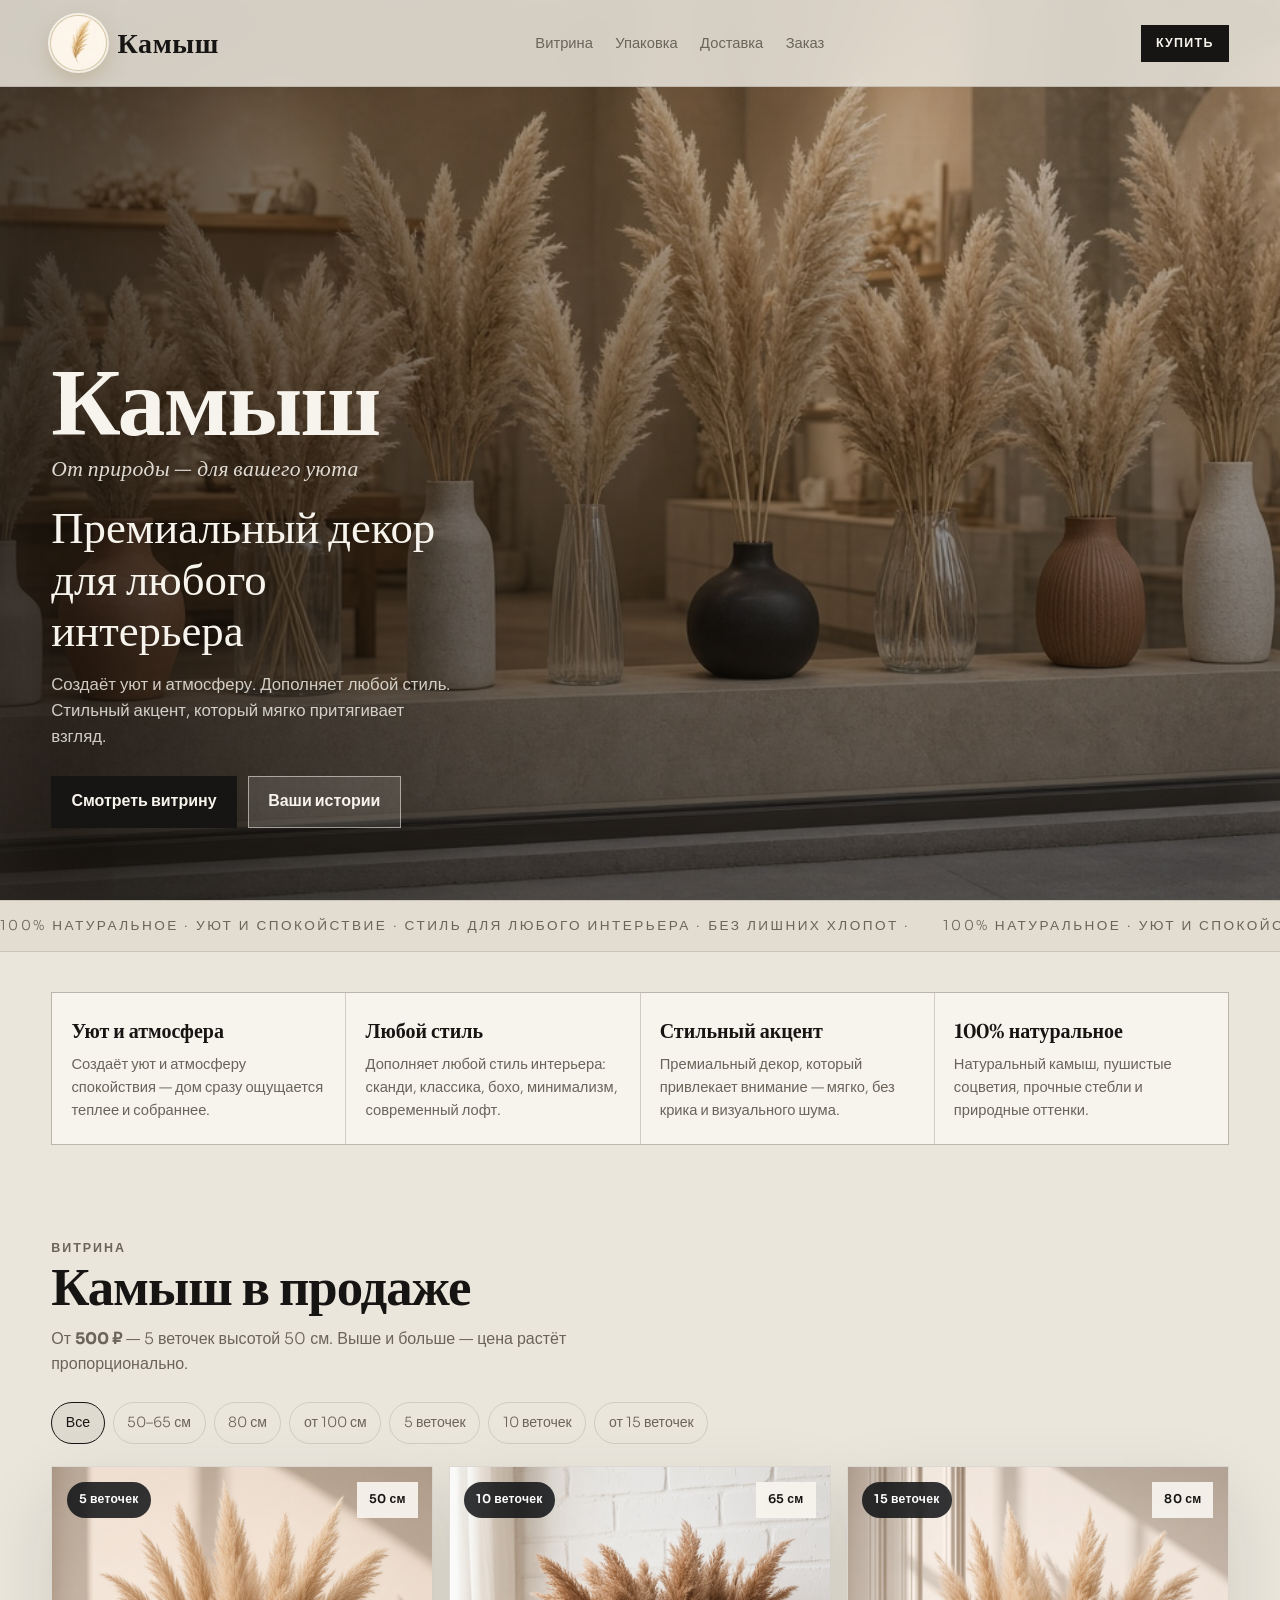
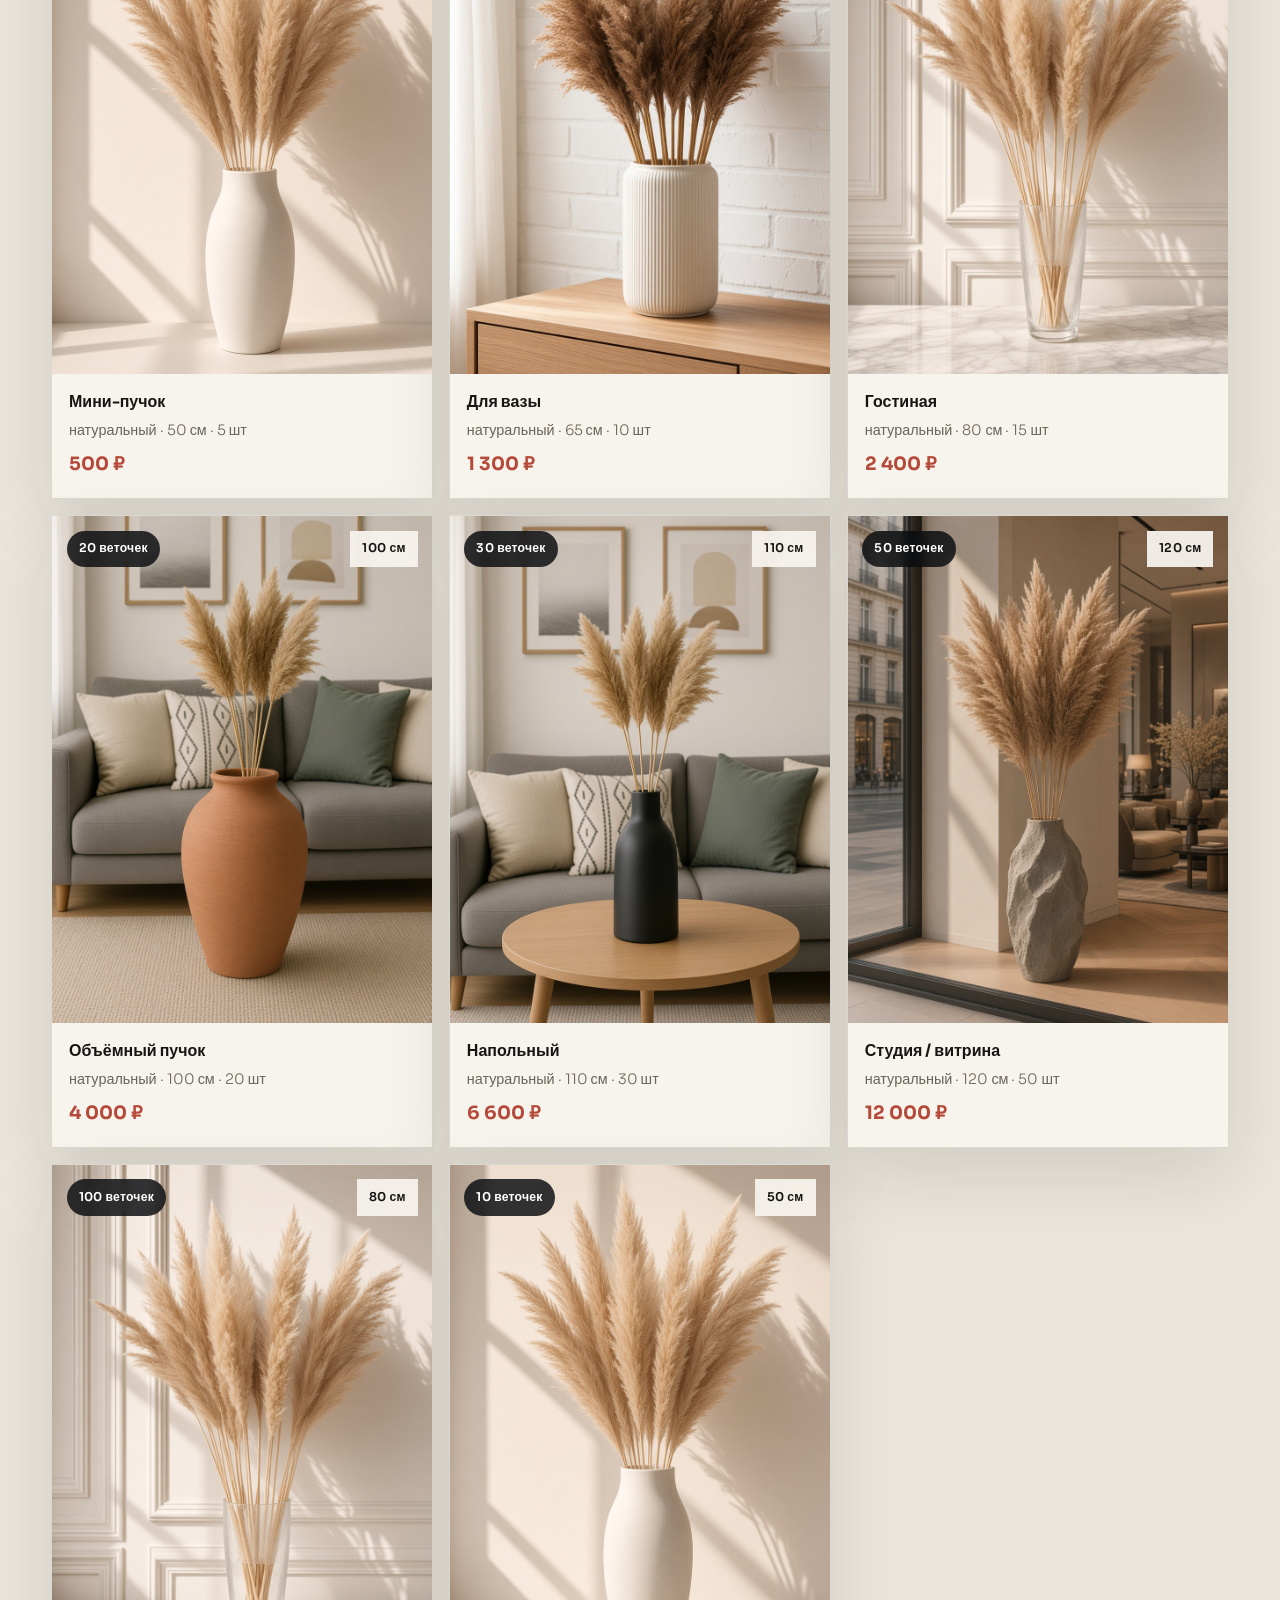
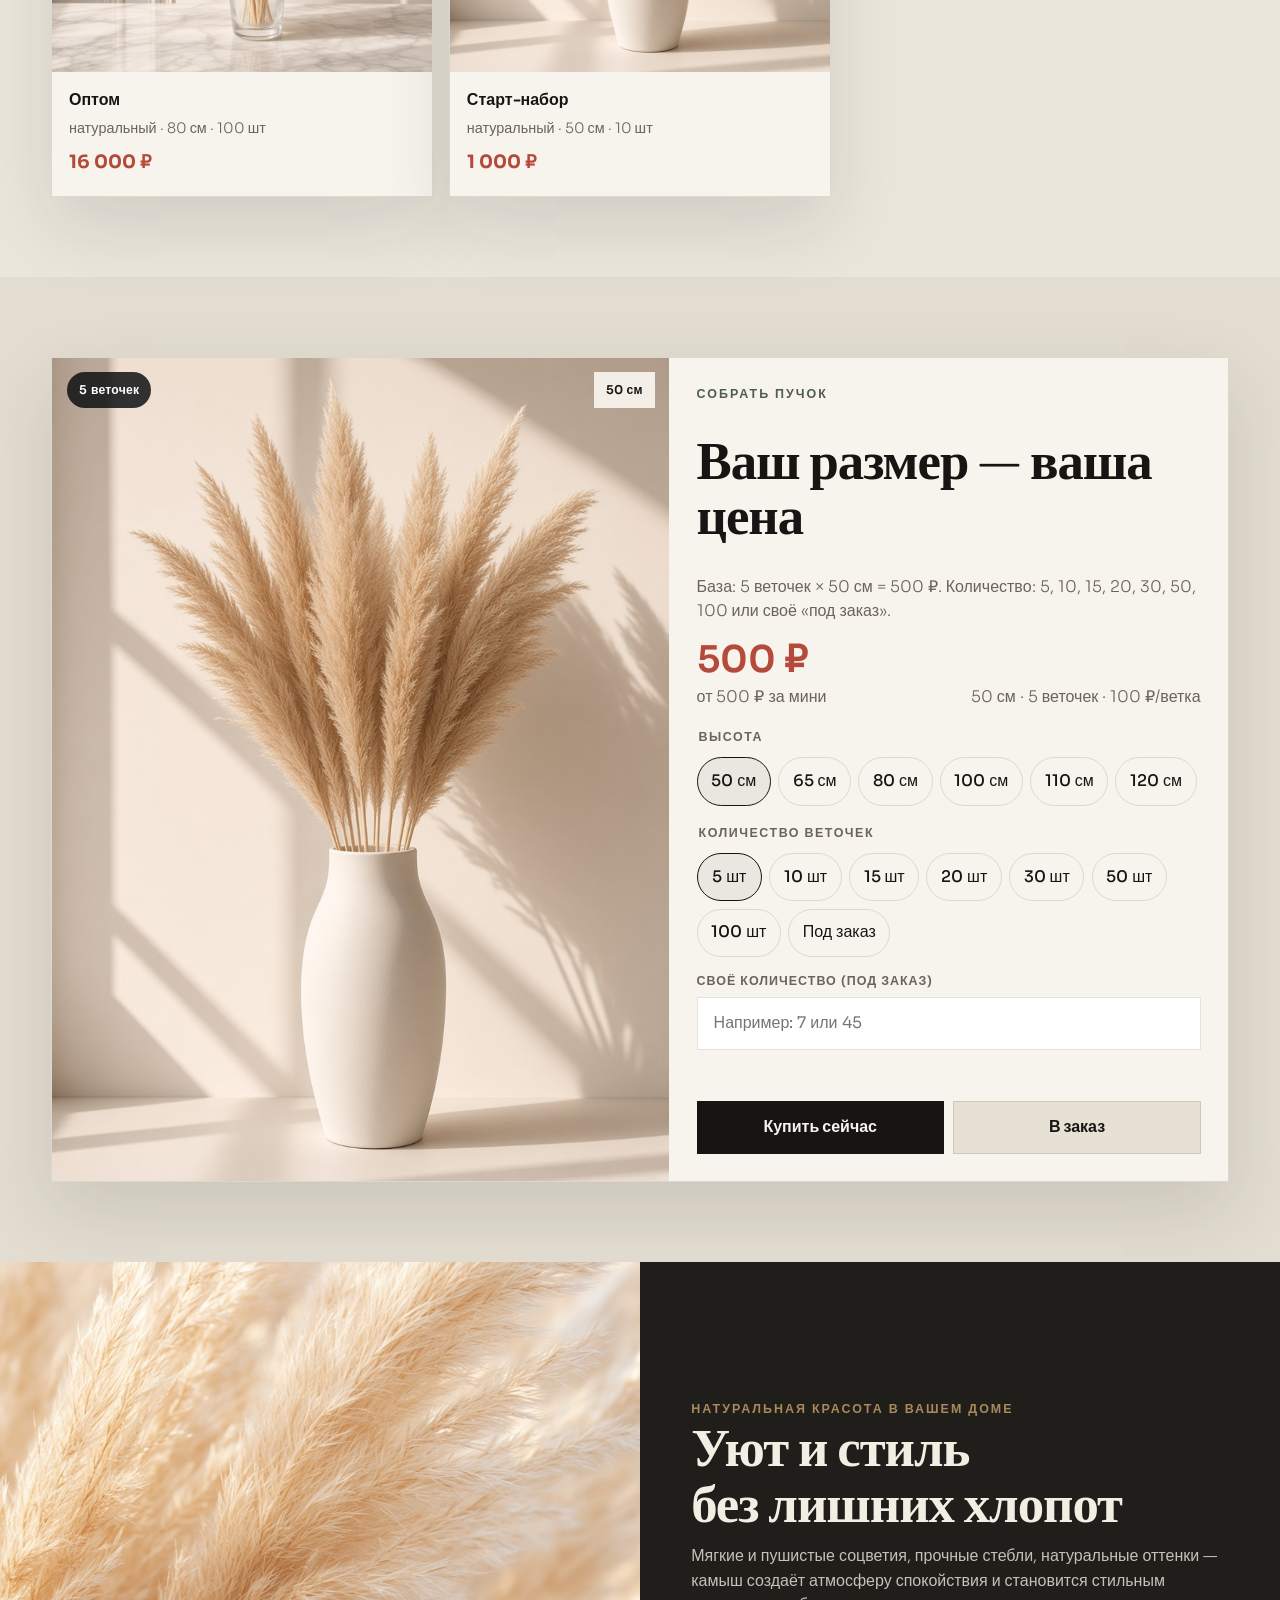
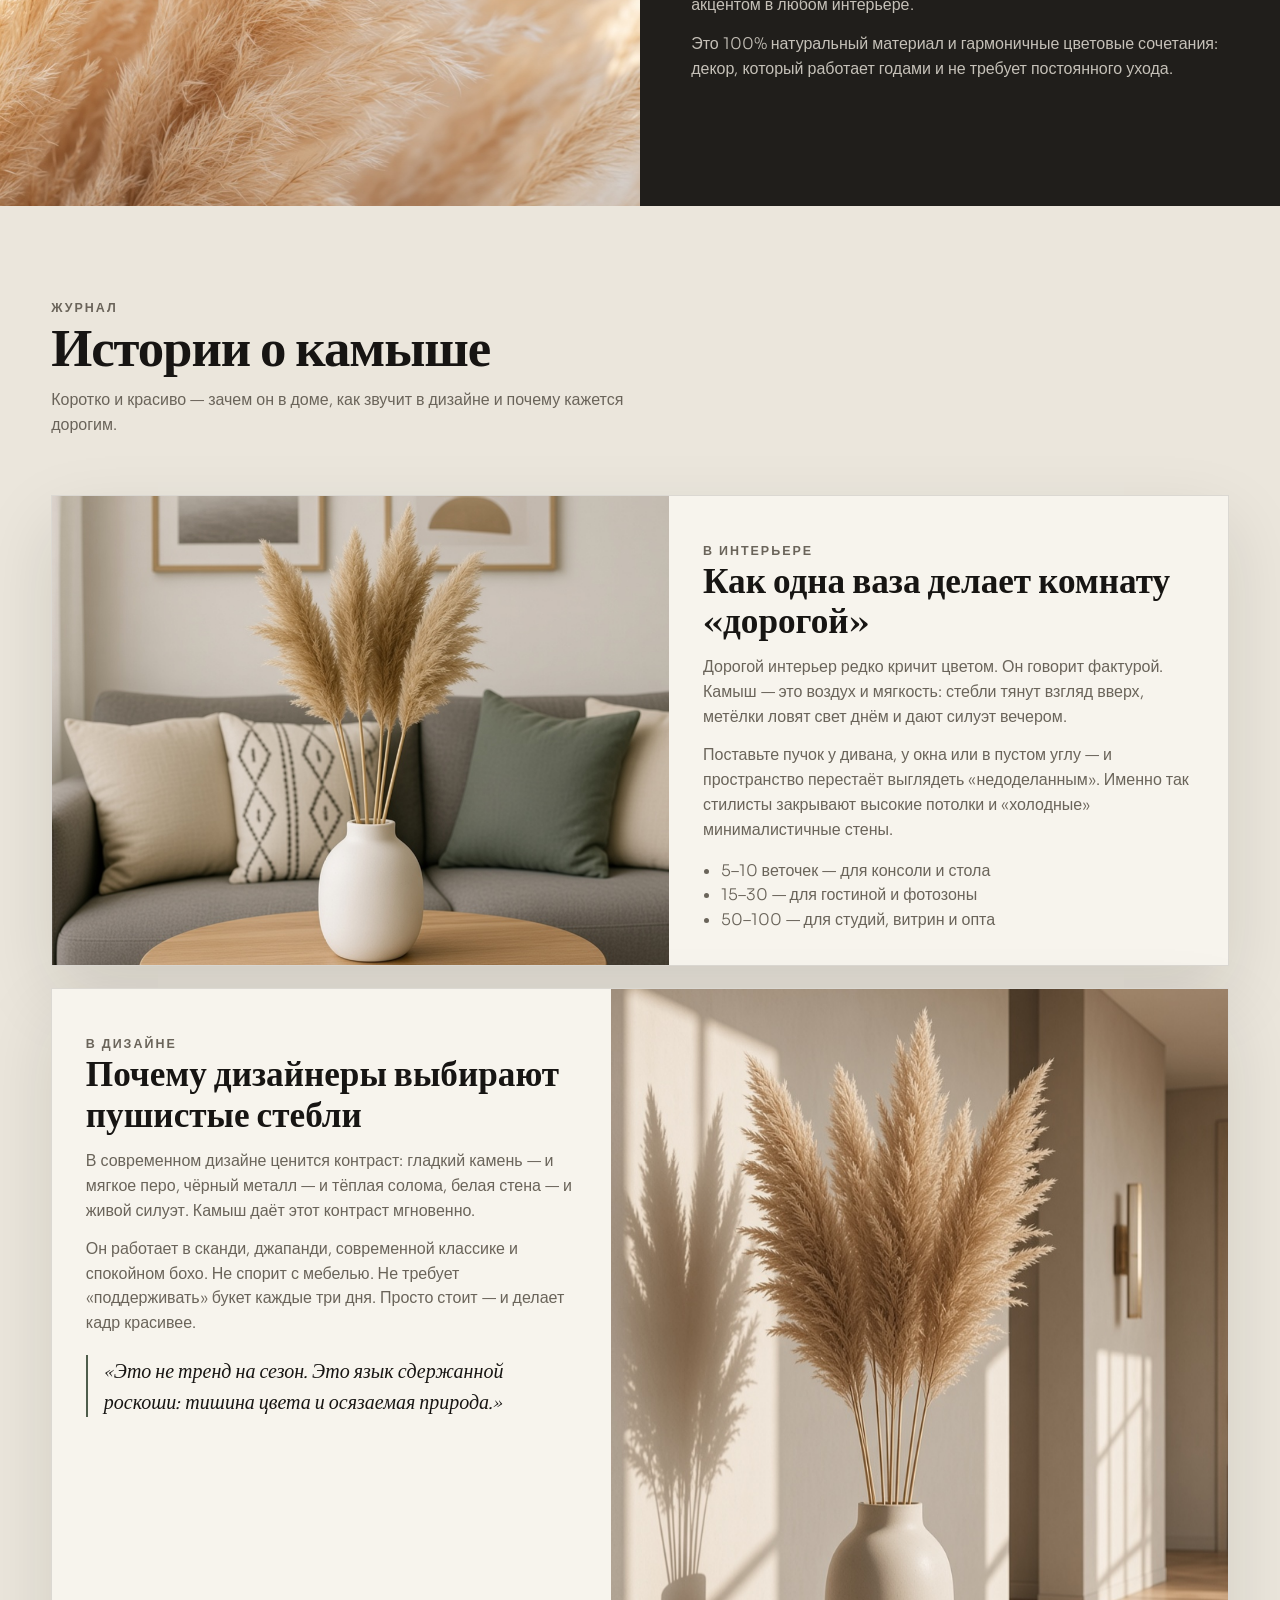
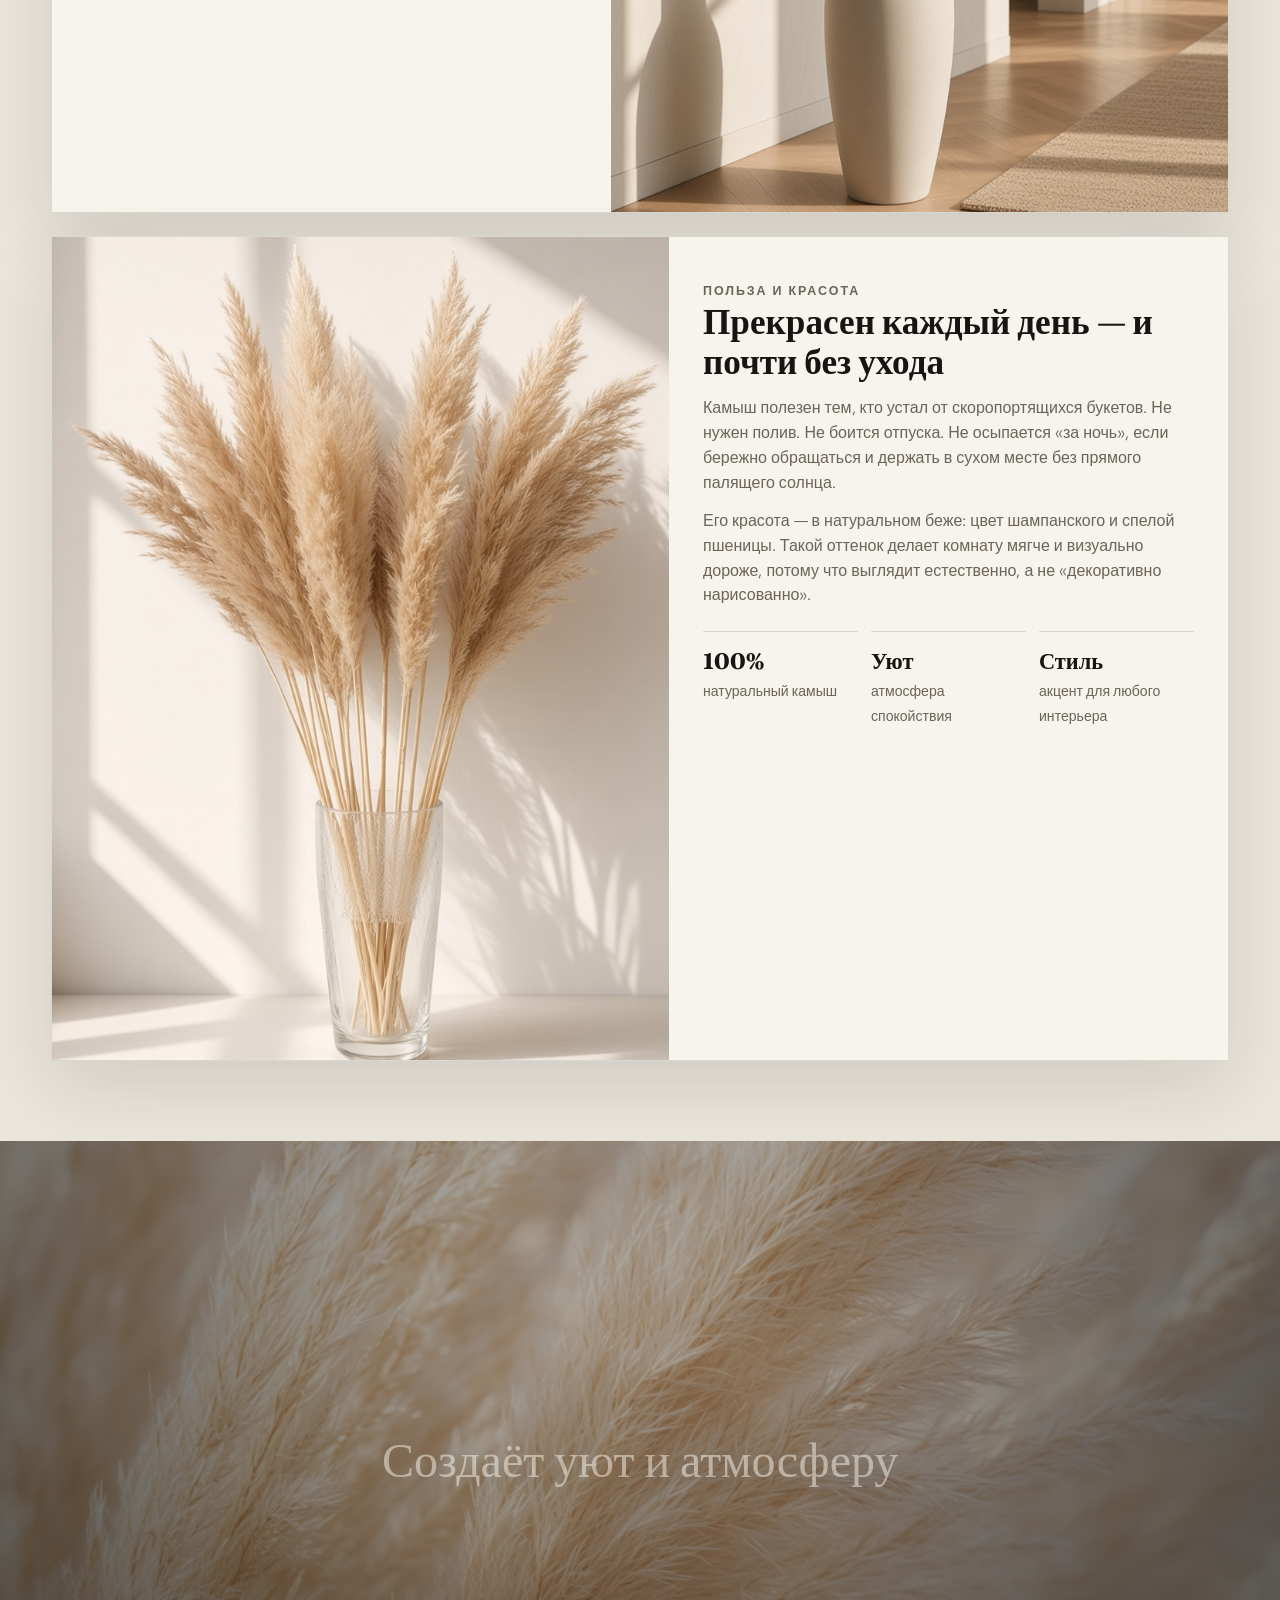
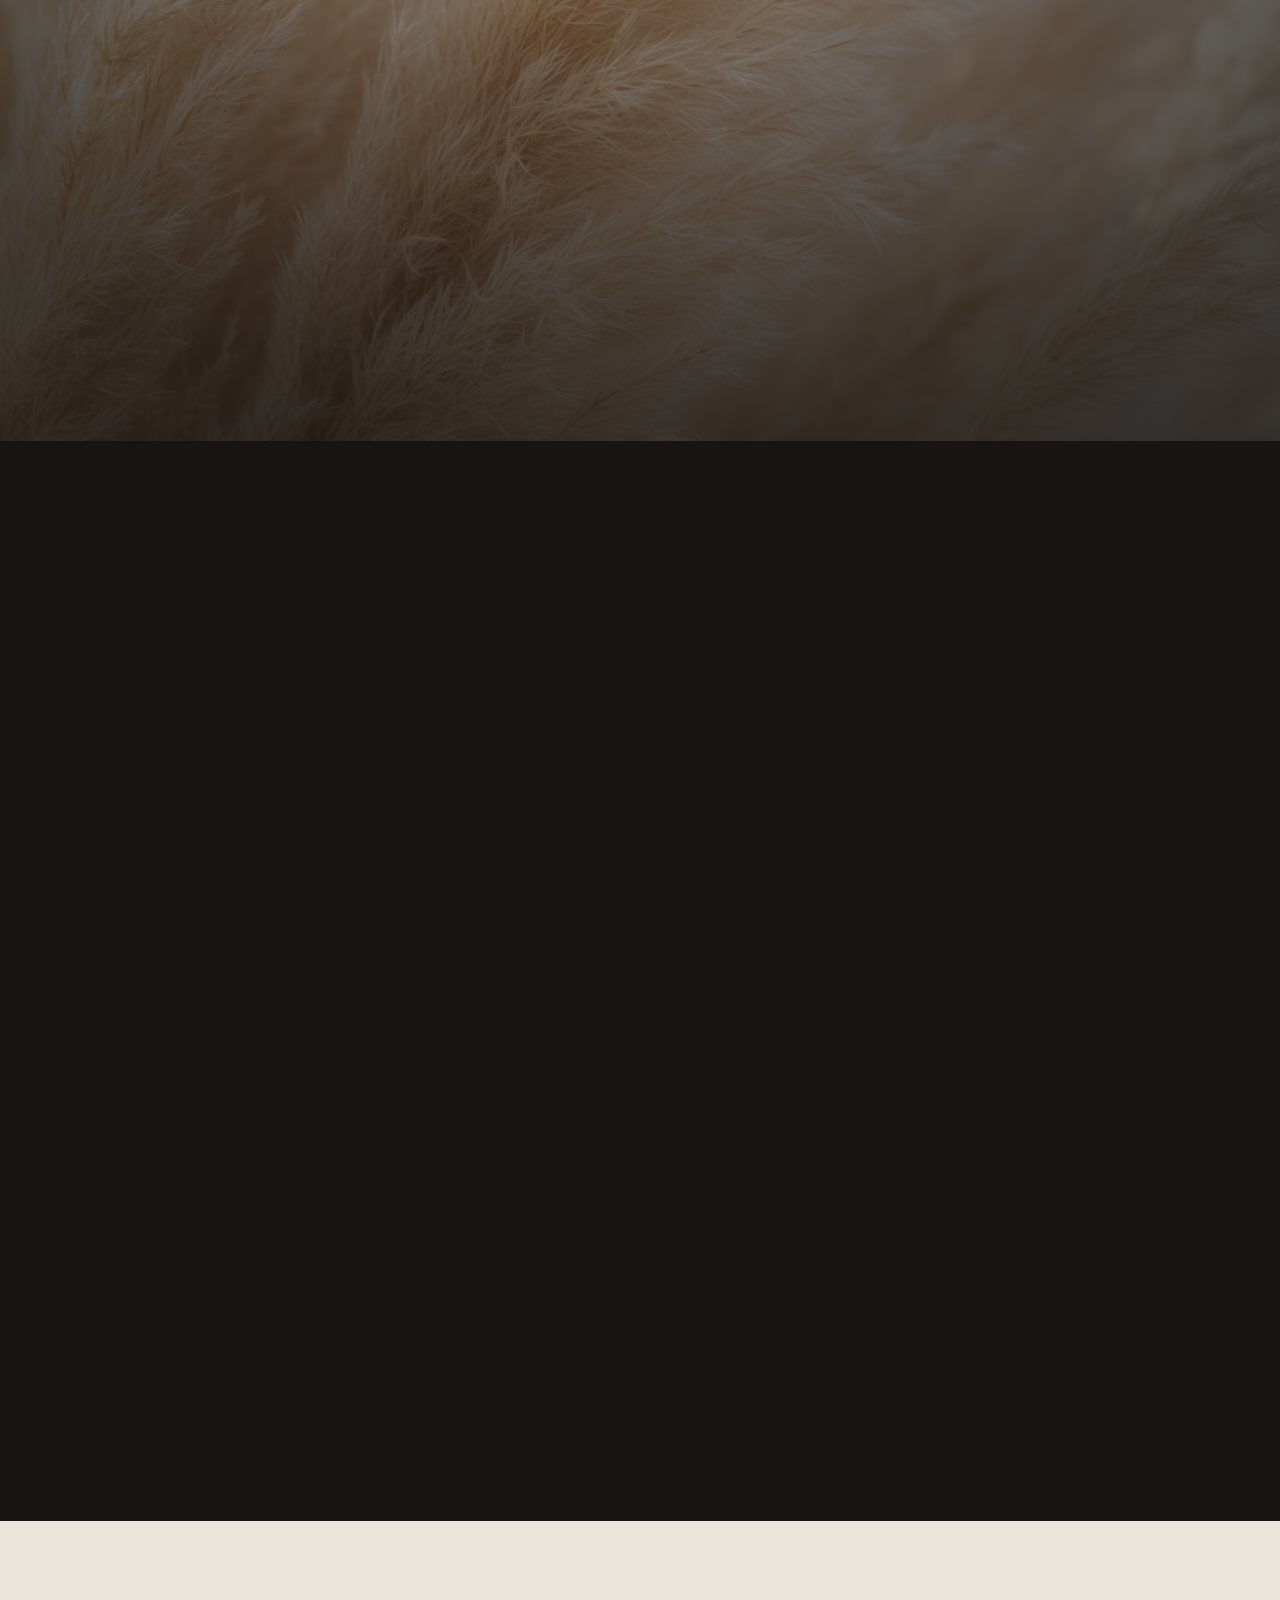
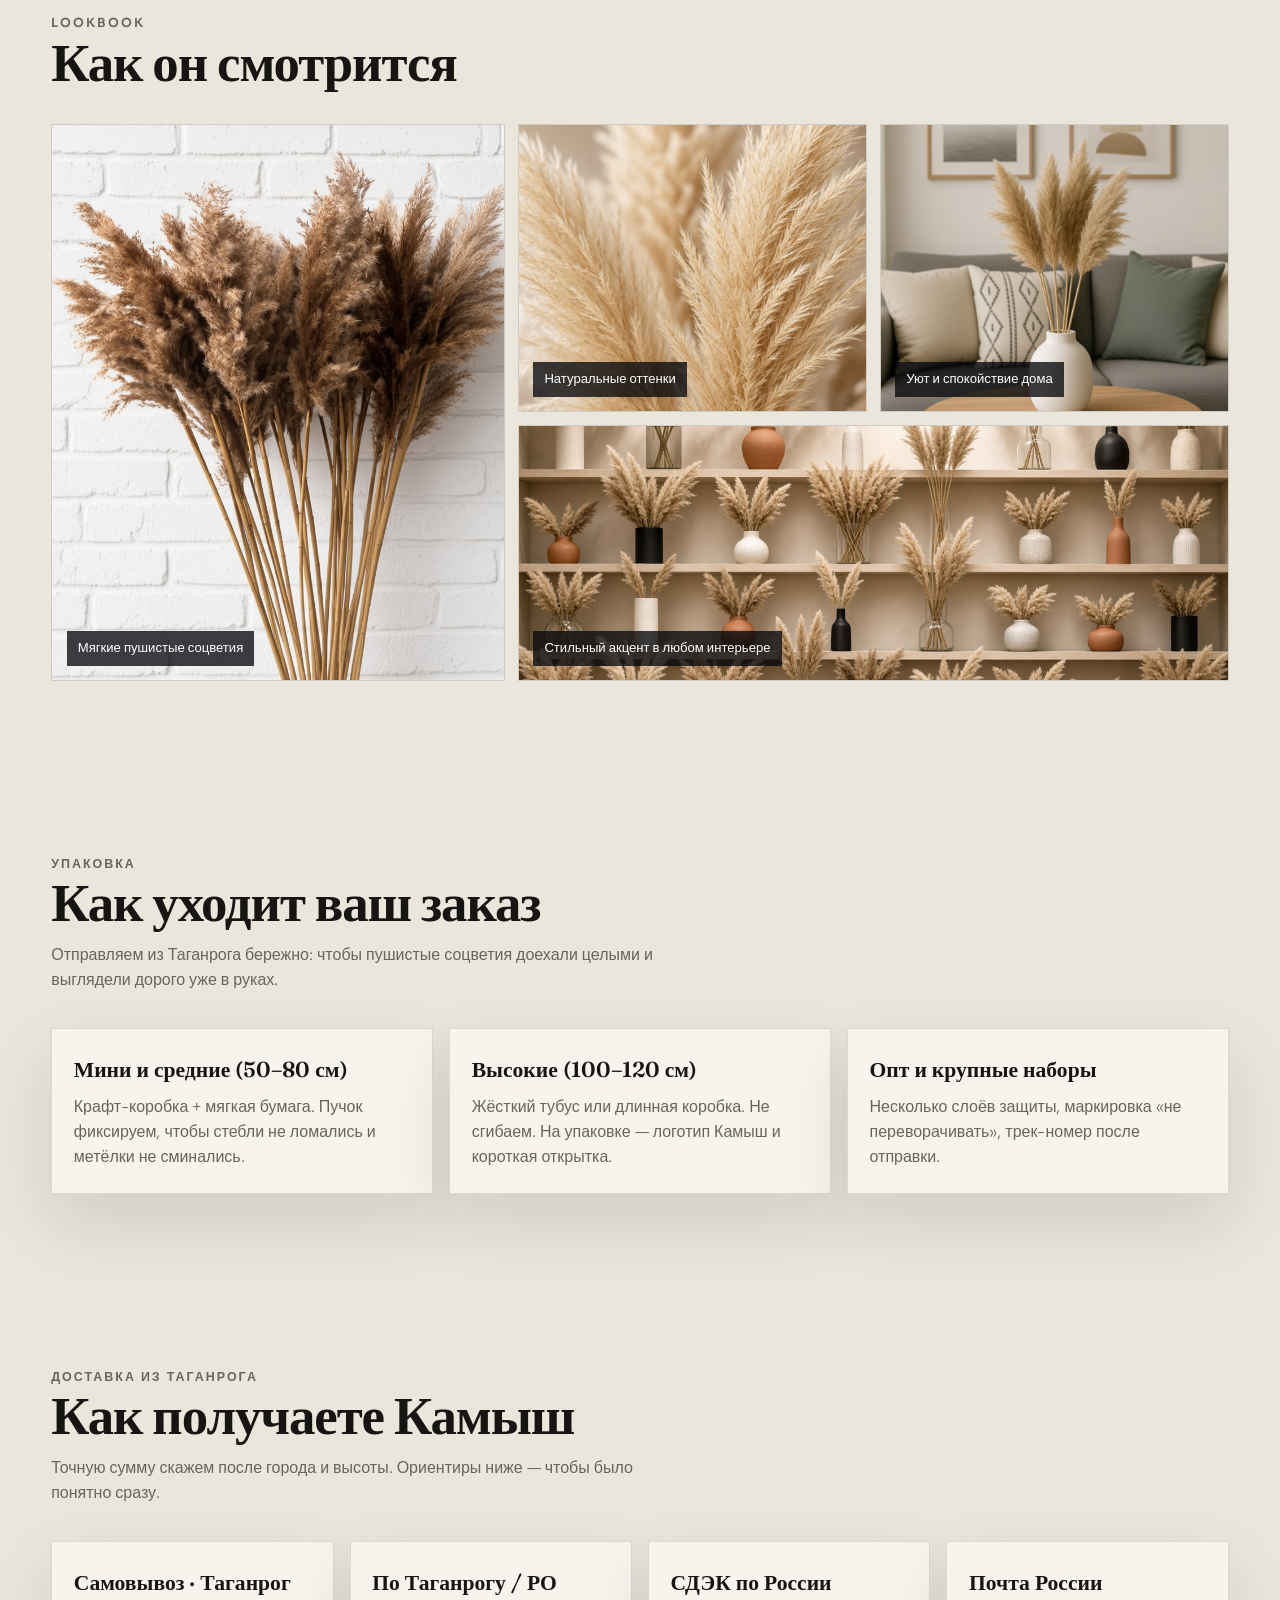
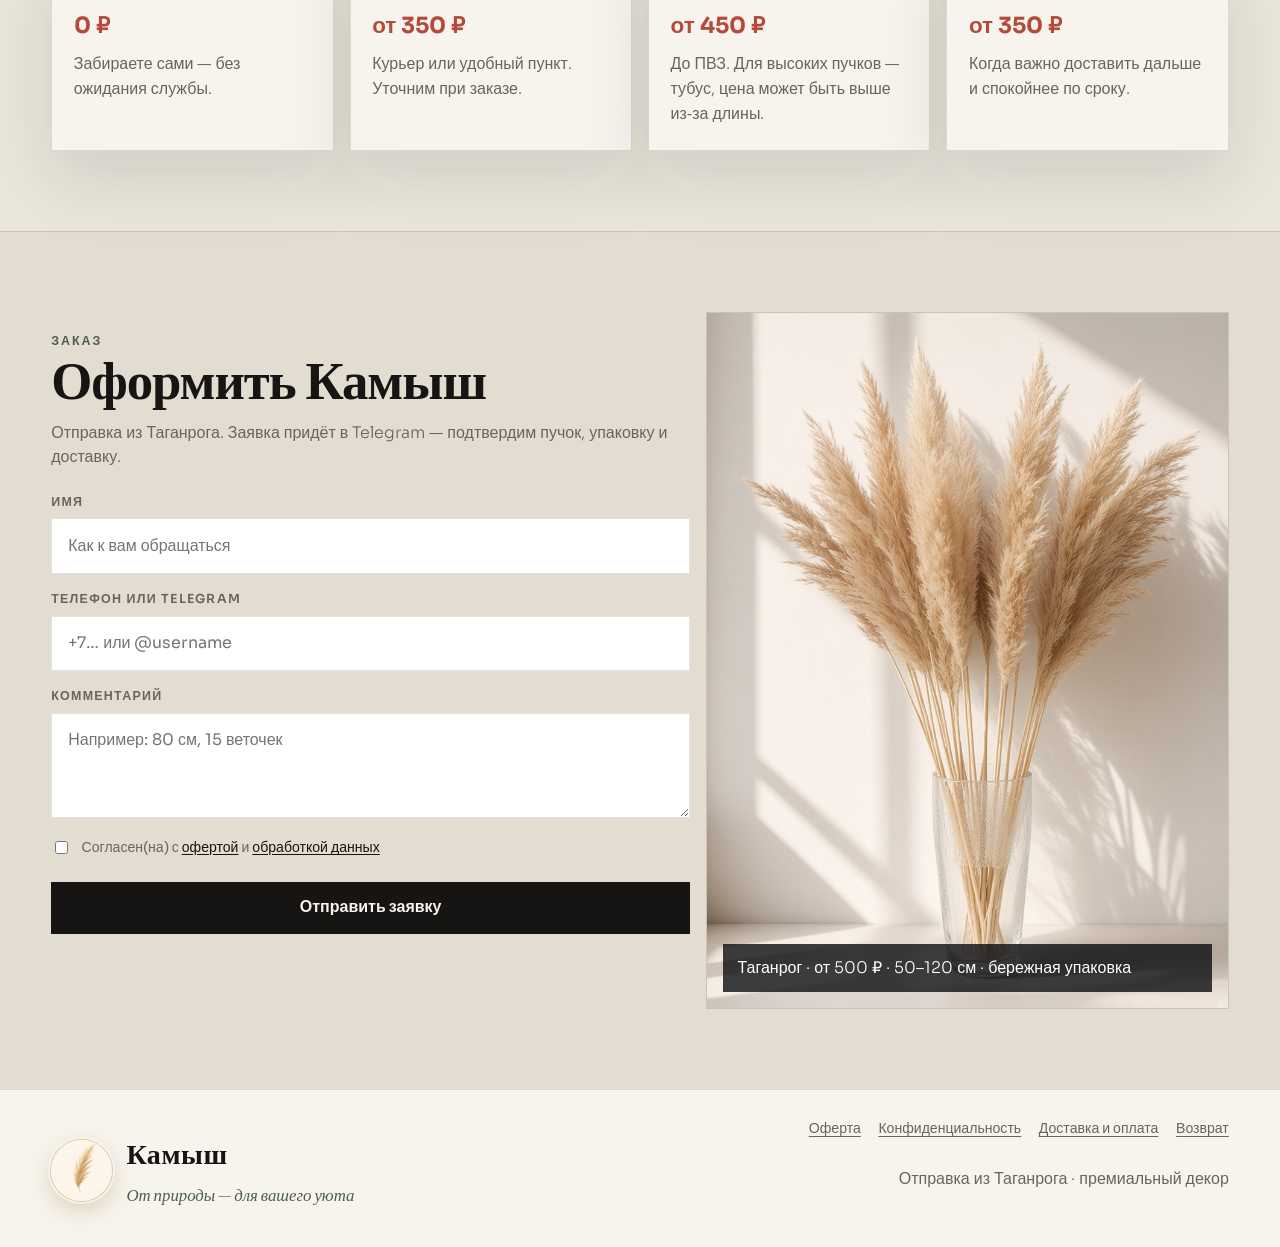
<file: docs/index.html>
﻿<!DOCTYPE html>
<html lang="ru">
<head>
  <meta charset="UTF-8" />
  <meta name="viewport" content="width=device-width, initial-scale=1" />
  <title>Камыш — натуральный сухоцвет для дорогого интерьера</title>
  <meta name="description" content="Камыш — 100% натуральный сухоцвет. Уют, спокойствие и стиль для любого интерьера. От природы — для вашего уюта." />
  <link rel="preconnect" href="https://fonts.googleapis.com" />
  <link rel="preconnect" href="https://fonts.gstatic.com" crossorigin />
  <link href="https://fonts.googleapis.com/css2?family=Fraunces:opsz,wght@9..144,500;9..144,600;9..144,700&family=Sora:wght@300;400;500;600&display=swap" rel="stylesheet" />
  <link rel="stylesheet" href="css/styles.css" />
</head>
<body>
  <header class="top">
    <a class="logo" href="#top">
      <img src="assets/img/logo-kamysh-gold.jpg" alt="" class="logo-mark" />
      <span>Камыш</span>
    </a>
    <nav class="nav">
      <a href="#shop">Витрина</a>
      <a href="#pack">Упаковка</a>
      <a href="#delivery">Доставка</a>
      <a href="#order">Заказ</a>
    </nav>
    <a class="nav-cta" href="#shop">Купить</a>
  </header>

  <main id="top">
    <section class="hero">
      <img class="hero-img" src="assets/img/hero-vitrine-window.jpg" alt="Витрина магазина: много ваз с камышом за стеклом" />
      <div class="hero-veil"></div>
      <div class="hero-copy">
        <p class="brand">Камыш</p>
        <p class="slogan">От природы — для вашего уюта</p>
        <h1>Премиальный декор<br />для любого интерьера</h1>
        <p class="lede">Создаёт уют и атмосферу. Дополняет любой стиль. Стильный акцент, который мягко притягивает взгляд.</p>
        <div class="hero-actions">
          <a class="btn btn-dark" href="#shop">Смотреть витрину</a>
          <a class="btn btn-glass" href="#stories">Ваши истории</a>
        </div>
      </div>
    </section>

    <section class="marquee" aria-hidden="true">
      <div class="marquee-track">
        <span>100% натуральное · уют и спокойствие · стиль для любого интерьера · без лишних хлопот ·</span>
        <span>100% натуральное · уют и спокойствие · стиль для любого интерьера · без лишних хлопот ·</span>
      </div>
    </section>

    <section class="benefits" aria-label="Преимущества">
      <div class="benefits-grid">
        <article>
          <h3>Уют и атмосфера</h3>
          <p>Создаёт уют и атмосферу спокойствия — дом сразу ощущается теплее и собраннее.</p>
        </article>
        <article>
          <h3>Любой стиль</h3>
          <p>Дополняет любой стиль интерьера: сканди, классика, бохо, минимализм, современный лофт.</p>
        </article>
        <article>
          <h3>Стильный акцент</h3>
          <p>Премиальный декор, который привлекает внимание — мягко, без крика и визуального шума.</p>
        </article>
        <article>
          <h3>100% натуральное</h3>
          <p>Натуральный камыш, пушистые соцветия, прочные стебли и природные оттенки.</p>
        </article>
      </div>
    </section>

    <section id="shop" class="shop">
      <div class="section-head">
        <p class="eyebrow">Витрина</p>
        <h2>Камыш в продаже</h2>
        <p>От <strong>500&nbsp;₽</strong> — 5 веточек высотой 50&nbsp;см. Выше и больше — цена растёт пропорционально.</p>
      </div>
      <div class="filters" id="shop-filters" aria-label="Фильтры">
        <button type="button" class="filter-chip is-active" data-filter="all">Все</button>
        <button type="button" class="filter-chip" data-filter="to60">50–65 см</button>
        <button type="button" class="filter-chip" data-filter="60to90">80 см</button>
        <button type="button" class="filter-chip" data-filter="from100">от 100 см</button>
        <button type="button" class="filter-chip" data-filter="qty5">5 веточек</button>
        <button type="button" class="filter-chip" data-filter="qty10">10 веточек</button>
        <button type="button" class="filter-chip" data-filter="qty15plus">от 15 веточек</button>
      </div>
      <div class="grid" id="product-grid"></div>
    </section>

    <section id="build" class="build">
      <div class="build-layout">
        <div class="build-shot">
          <img id="preview-image" src="assets/img/vase-ceramic-white.jpg" alt="Пучок натурального камыша" />
          <span class="badge badge-qty" id="badge-qty">5 веточек</span>
          <span class="badge badge-size" id="badge-size">50 см</span>
        </div>
        <form class="build-form" id="builder-form">
          <p class="eyebrow">Собрать пучок</p>
          <h2>Ваш размер — ваша цена</h2>
          <p class="build-note">База: 5 веточек × 50&nbsp;см = 500&nbsp;₽. Количество: 5, 10, 15, 20, 30, 50, 100 или своё «под заказ».</p>

          <div class="price-block">
            <div>
              <p class="price" id="total-price">500 ₽</p>
              <p class="price-old" id="old-price">от 500 ₽ за мини</p>
            </div>
            <p class="selection" id="preview-label">50 см · 5 веточек</p>
          </div>

          <fieldset>
            <legend>Высота</legend>
            <div class="chips" id="size-chips"></div>
          </fieldset>
          <fieldset>
            <legend>Количество веточек</legend>
            <div class="chips" id="qty-chips"></div>
            <label class="custom-qty-label">
              Своё количество (под заказ)
              <input id="custom-qty" type="number" min="1" max="1000" step="1" placeholder="Например: 7 или 45" />
            </label>
          </fieldset>

          <div class="actions">
            <button class="btn btn-dark" type="submit">Купить сейчас</button>
            <button class="btn btn-soft" type="button" id="to-cart">В заказ</button>
          </div>
        </form>
      </div>
    </section>

    <section class="manifesto">
      <div class="manifesto-media">
        <img src="assets/img/closeup-plumes.jpg" alt="Крупный план пушистых метёлок камыша" />
      </div>
      <div class="manifesto-copy">
        <p class="eyebrow">Натуральная красота в вашем доме</p>
        <h2>Уют и стиль<br />без лишних хлопот</h2>
        <p>Мягкие и пушистые соцветия, прочные стебли, натуральные оттенки — камыш создаёт атмосферу спокойствия и становится стильным акцентом в любом интерьере.</p>
        <p>Это 100% натуральный материал и гармоничные цветовые сочетания: декор, который работает годами и не требует постоянного ухода.</p>
      </div>
    </section>

    <section id="stories" class="stories">
      <div class="section-head">
        <p class="eyebrow">Журнал</p>
        <h2>Истории о камыше</h2>
        <p>Коротко и красиво — зачем он в доме, как звучит в дизайне и почему кажется дорогим.</p>
      </div>

      <article class="story story-a">
        <div class="story-media">
          <img src="assets/img/interior-sofa.jpg" alt="Камыш у дивана в светлой гостиной" />
        </div>
        <div class="story-body">
          <p class="eyebrow">В интерьере</p>
          <h3>Как одна ваза делает комнату «дорогой»</h3>
          <p>Дорогой интерьер редко кричит цветом. Он говорит фактурой. Камыш — это воздух и мягкость: стебли тянут взгляд вверх, метёлки ловят свет днём и дают силуэт вечером.</p>
          <p>Поставьте пучок у дивана, у окна или в пустом углу — и пространство перестаёт выглядеть «недоделанным». Именно так стилисты закрывают высокие потолки и «холодные» минималистичные стены.</p>
          <ul>
            <li>5–10 веточек — для консоли и стола</li>
            <li>15–30 — для гостиной и фотозоны</li>
            <li>50–100 — для студий, витрин и опта</li>
          </ul>
        </div>
      </article>

      <article class="story story-b">
        <div class="story-body">
          <p class="eyebrow">В дизайне</p>
          <h3>Почему дизайнеры выбирают пушистые стебли</h3>
          <p>В современном дизайне ценится контраст: гладкий камень — и мягкое перо, чёрный металл — и тёплая солома, белая стена — и живой силуэт. Камыш даёт этот контраст мгновенно.</p>
          <p>Он работает в сканди, джапанди, современной классике и спокойном бохо. Не спорит с мебелью. Не требует «поддерживать» букет каждые три дня. Просто стоит — и делает кадр красивее.</p>
          <p class="quote">«Это не тренд на сезон. Это язык сдержанной роскоши: тишина цвета и осязаемая природа.»</p>
        </div>
        <div class="story-media">
          <img src="assets/img/tall-floor.jpg" alt="Высокая композиция камыша в коридоре" />
        </div>
      </article>

      <article class="story story-c">
        <div class="story-media">
          <img src="assets/img/product-vase.jpg" alt="Камыш в стеклянной вазе" />
        </div>
        <div class="story-body">
          <p class="eyebrow">Польза и красота</p>
          <h3>Прекрасен каждый день — и почти без ухода</h3>
          <p>Камыш полезен тем, кто устал от скоропортящихся букетов. Не нужен полив. Не боится отпуска. Не осыпается «за ночь», если бережно обращаться и держать в сухом месте без прямого палящего солнца.</p>
          <p>Его красота — в натуральном беже: цвет шампанского и спелой пшеницы. Такой оттенок делает комнату мягче и визуально дороже, потому что выглядит естественно, а не «декоративно нарисованно».</p>
          <div class="mini-facts">
            <div><strong>100%</strong><span>натуральный камыш</span></div>
            <div><strong>Уют</strong><span>атмосфера спокойствия</span></div>
            <div><strong>Стиль</strong><span>акцент для любого интерьера</span></div>
          </div>
        </div>
      </article>
    </section>

    <section class="cinema" aria-label="Премиальный акцент">
      <div class="cinema-sticky">
        <img src="assets/img/closeup-plumes.jpg" alt="Пушистые соцветия камыша" />
        <div class="cinema-veil"></div>
        <div class="cinema-copy">
          <p class="cinema-line" data-peak="0.12">Создаёт уют и атмосферу</p>
          <p class="cinema-line" data-peak="0.38">Дополняет любой стиль интерьера</p>
          <p class="cinema-line" data-peak="0.64">Стильный акцент, который притягивает взгляд</p>
          <p class="cinema-line" data-peak="0.88">Премиальный декор — без лишних хлопот</p>
        </div>
      </div>
    </section>

    <section class="lookbook">
      <div class="section-head">
        <p class="eyebrow">Lookbook</p>
        <h2>Как он смотрится</h2>
      </div>
      <div class="lookbook-grid">
        <figure class="look-lg parallax-media">
          <img src="assets/img/product-bundle.jpg" alt="Плотный пучок камыша" />
          <figcaption>Мягкие пушистые соцветия</figcaption>
        </figure>
        <figure class="parallax-media">
          <img src="assets/img/lookbook-natural-tones.jpg" alt="Натуральные бежевые оттенки камыша" />
          <figcaption>Натуральные оттенки</figcaption>
        </figure>
        <figure class="parallax-media">
          <img src="assets/img/interior-sofa.jpg" alt="Камыш рядом с диваном" />
          <figcaption>Уют и спокойствие дома</figcaption>
        </figure>
        <figure class="look-wide parallax-media">
          <img src="assets/img/lookbook-tiered-vases.jpg" alt="Многоярусная витрина с вазами камыша" />
          <figcaption>Стильный акцент в любом интерьере</figcaption>
        </figure>
      </div>
    </section>

    <section id="pack" class="pack">
      <div class="section-head">
        <p class="eyebrow">Упаковка</p>
        <h2>Как уходит ваш заказ</h2>
        <p>Отправляем из Таганрога бережно: чтобы пушистые соцветия доехали целыми и выглядели дорого уже в руках.</p>
      </div>
      <div class="pack-grid">
        <article class="pack-card">
          <h3>Мини и средние (50–80 см)</h3>
          <p>Крафт-коробка + мягкая бумага. Пучок фиксируем, чтобы стебли не ломались и метёлки не сминались.</p>
        </article>
        <article class="pack-card">
          <h3>Высокие (100–120 см)</h3>
          <p>Жёсткий тубус или длинная коробка. Не сгибаем. На упаковке — логотип Камыш и короткая открытка.</p>
        </article>
        <article class="pack-card">
          <h3>Опт и крупные наборы</h3>
          <p>Несколько слоёв защиты, маркировка «не переворачивать», трек-номер после отправки.</p>
        </article>
      </div>
    </section>

    <section id="delivery" class="delivery">
      <div class="section-head">
        <p class="eyebrow">Доставка из Таганрога</p>
        <h2>Как получаете Камыш</h2>
        <p>Точную сумму скажем после города и высоты. Ориентиры ниже — чтобы было понятно сразу.</p>
      </div>
      <div class="delivery-grid">
        <article class="delivery-card">
          <h3>Самовывоз · Таганрог</h3>
          <p class="price-tag">0 ₽</p>
          <p>Забираете сами — без ожидания службы.</p>
        </article>
        <article class="delivery-card">
          <h3>По Таганрогу / РО</h3>
          <p class="price-tag">от 350 ₽</p>
          <p>Курьер или удобный пункт. Уточним при заказе.</p>
        </article>
        <article class="delivery-card">
          <h3>СДЭК по России</h3>
          <p class="price-tag">от 450 ₽</p>
          <p>До ПВЗ. Для высоких пучков — тубус, цена может быть выше из‑за длины.</p>
        </article>
        <article class="delivery-card">
          <h3>Почта России</h3>
          <p class="price-tag">от 350 ₽</p>
          <p>Когда важно доставить дальше и спокойнее по сроку.</p>
        </article>
      </div>
    </section>

    <section id="order" class="order">
      <div class="order-panel">
        <p class="eyebrow">Заказ</p>
        <h2>Оформить Камыш</h2>
        <p>Отправка из Таганрога. Заявка придёт в Telegram — подтвердим пучок, упаковку и доставку.</p>
        <form id="order-form">
          <label>
            Имя
            <input name="name" type="text" required placeholder="Как к вам обращаться" />
          </label>
          <label>
            Телефон или Telegram
            <input name="contact" type="text" required placeholder="+7… или @username" />
          </label>
          <label>
            Комментарий
            <textarea name="note" rows="3" placeholder="Например: 80 см, 15 веточек"></textarea>
          </label>
          <input type="hidden" name="selection" id="selection-field" />
          <label class="consent">
            <input name="consent" type="checkbox" required />
            <span>Согласен(на) с <a href="oferta.html">офертой</a> и <a href="privacy.html">обработкой данных</a></span>
          </label>
          <button class="btn btn-dark" type="submit">Отправить заявку</button>
          <p class="form-status" id="form-status" role="status" aria-live="polite"></p>
        </form>
      </div>
      <aside class="order-aside">
        <img src="assets/img/product-vase.jpg" alt="Камыш для заказа" />
        <p>Таганрог · от 500 ₽ · 50–120 см · бережная упаковка</p>
      </aside>
    </section>
  </main>

  <footer class="footer">
    <div class="footer-brand">
      <img src="assets/img/logo-kamysh-gold.jpg" alt="" class="logo-mark" />
      <div>
        <p class="logo">Камыш</p>
        <p class="footer-slogan">От природы — для вашего уюта</p>
      </div>
    </div>
    <div class="footer-right">
      <nav class="footer-links" aria-label="Документы">
        <a href="oferta.html">Оферта</a>
        <a href="privacy.html">Конфиденциальность</a>
        <a href="delivery.html">Доставка и оплата</a>
        <a href="returns.html">Возврат</a>
      </nav>
      <p>Отправка из Таганрога · премиальный декор</p>
    </div>
  </footer>

  <script src="js/telegram-config.js"></script>
  <script src="js/main.js"></script>
  <script src="js/effects.js"></script>
</body>
</html>
</file>
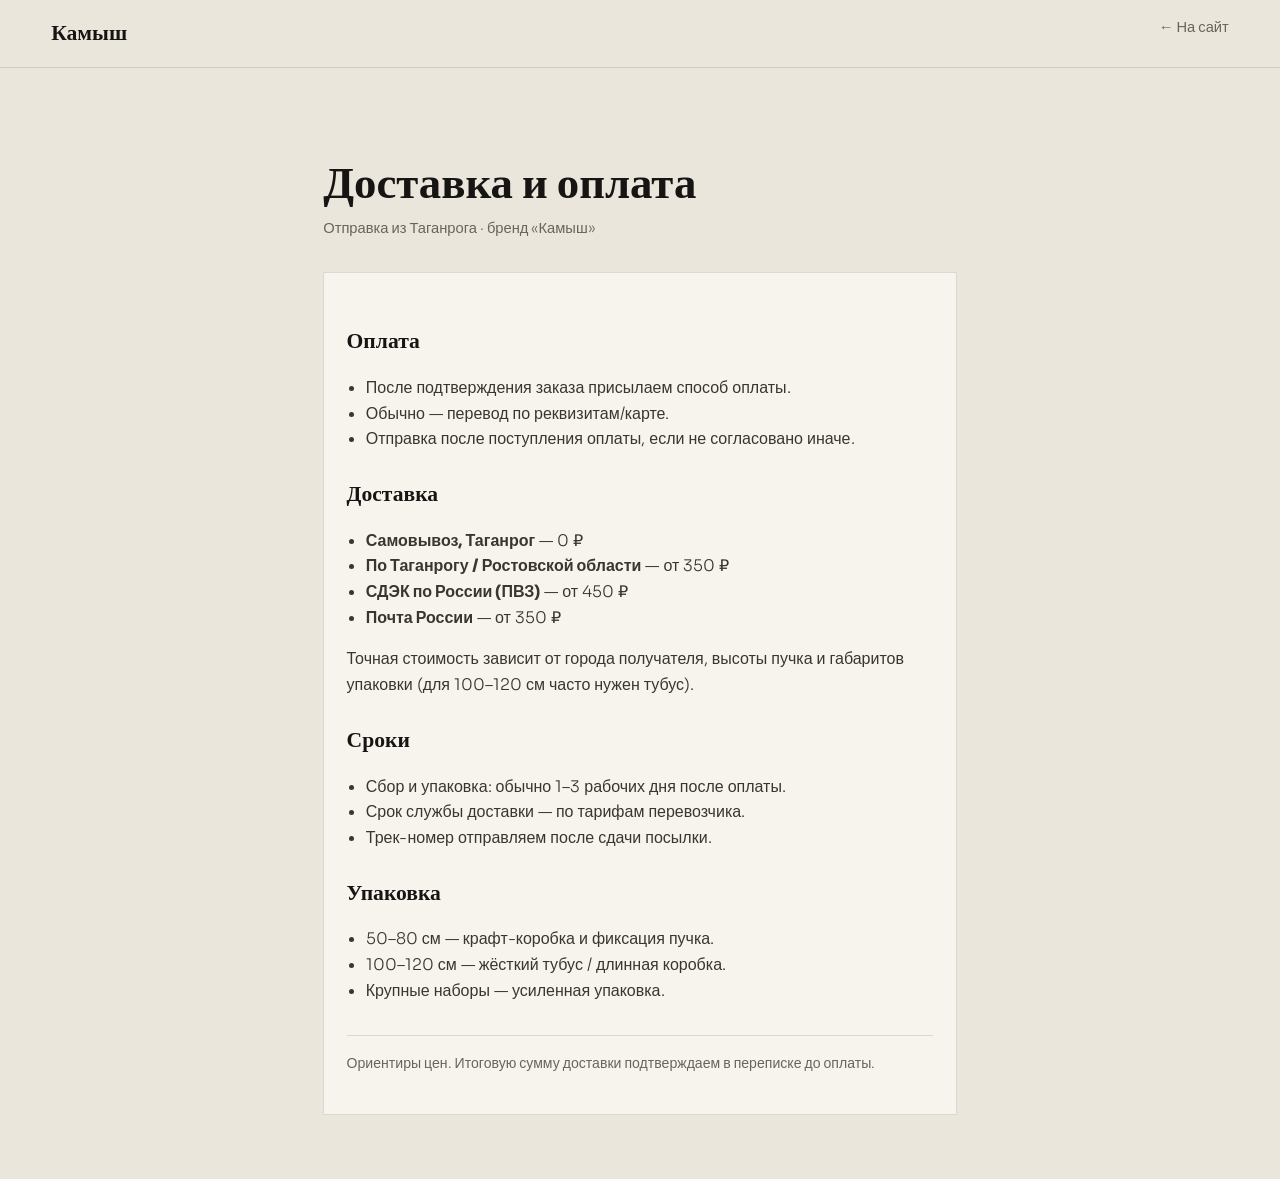
<file: docs/delivery.html>
<!DOCTYPE html>
<html lang="ru">
<head>
  <meta charset="UTF-8" />
  <meta name="viewport" content="width=device-width, initial-scale=1" />
  <title>Доставка и оплата — Камыш</title>
  <link href="https://fonts.googleapis.com/css2?family=Fraunces:opsz,wght@9..144,600&family=Sora:wght@300;500;600&display=swap" rel="stylesheet" />
  <link rel="stylesheet" href="../css/legal.css" />
</head>
<body>
  <header class="top">
    <a class="logo" href="../index.html">Камыш</a>
    <a class="back" href="../index.html">← На сайт</a>
  </header>
  <main class="wrap">
    <h1>Доставка и оплата</h1>
    <p class="meta">Отправка из Таганрога · бренд «Камыш»</p>
    <div class="card">
      <h2>Оплата</h2>
      <ul>
        <li>После подтверждения заказа присылаем способ оплаты.</li>
        <li>Обычно — перевод по реквизитам/карте.</li>
        <li>Отправка после поступления оплаты, если не согласовано иначе.</li>
      </ul>

      <h2>Доставка</h2>
      <ul>
        <li><strong>Самовывоз, Таганрог</strong> — 0 ₽</li>
        <li><strong>По Таганрогу / Ростовской области</strong> — от 350 ₽</li>
        <li><strong>СДЭК по России (ПВЗ)</strong> — от 450 ₽</li>
        <li><strong>Почта России</strong> — от 350 ₽</li>
      </ul>
      <p>Точная стоимость зависит от города получателя, высоты пучка и габаритов упаковки (для 100–120 см часто нужен тубус).</p>

      <h2>Сроки</h2>
      <ul>
        <li>Сбор и упаковка: обычно 1–3 рабочих дня после оплаты.</li>
        <li>Срок службы доставки — по тарифам перевозчика.</li>
        <li>Трек-номер отправляем после сдачи посылки.</li>
      </ul>

      <h2>Упаковка</h2>
      <ul>
        <li>50–80 см — крафт-коробка и фиксация пучка.</li>
        <li>100–120 см — жёсткий тубус / длинная коробка.</li>
        <li>Крупные наборы — усиленная упаковка.</li>
      </ul>

      <p class="note">Ориентиры цен. Итоговую сумму доставки подтверждаем в переписке до оплаты.</p>
    </div>
  </main>
</body>
</html>
</file>
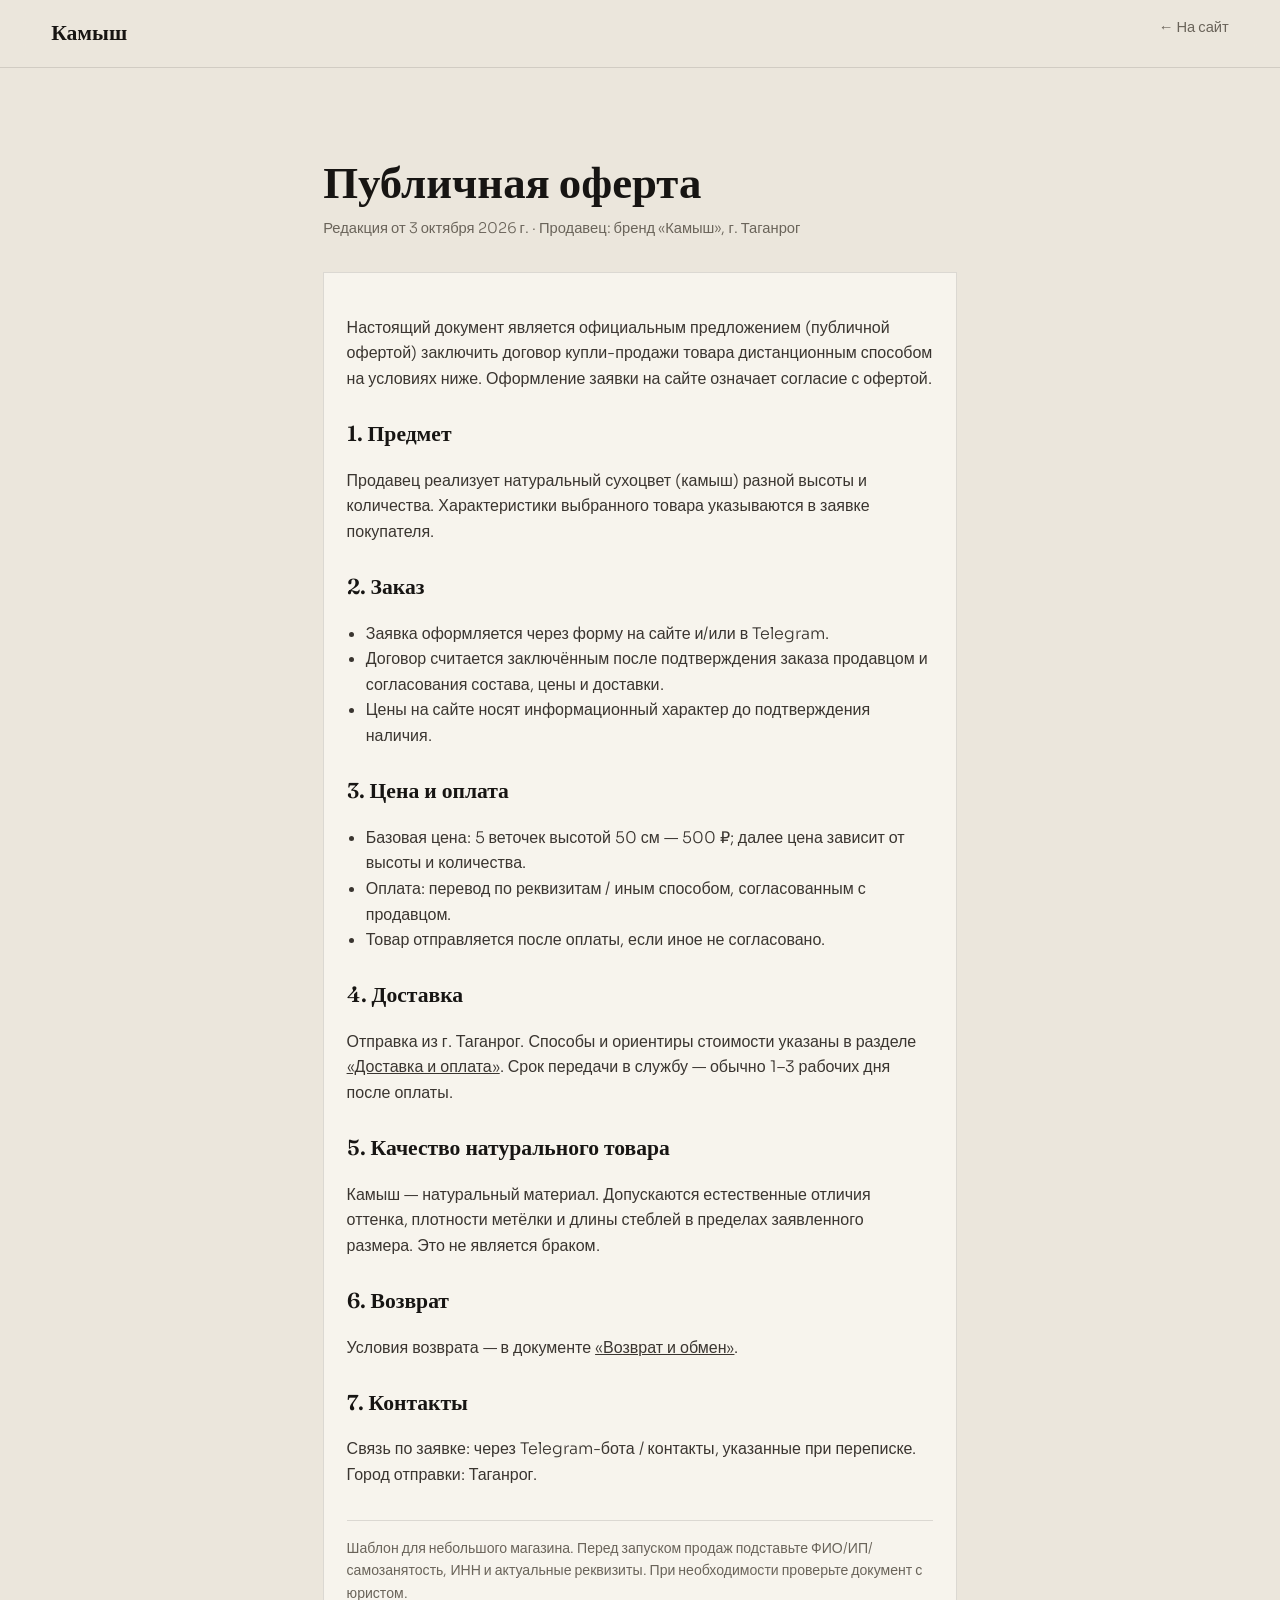
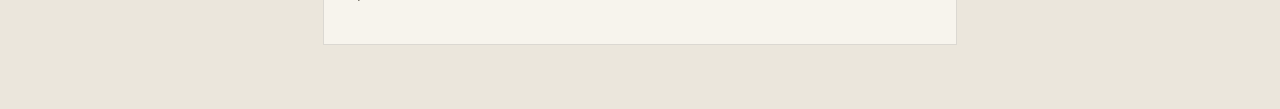
<file: docs/oferta.html>
<!DOCTYPE html>
<html lang="ru">
<head>
  <meta charset="UTF-8" />
  <meta name="viewport" content="width=device-width, initial-scale=1" />
  <title>Публичная оферта — Камыш</title>
  <link href="https://fonts.googleapis.com/css2?family=Fraunces:opsz,wght@9..144,600&family=Sora:wght@300;500;600&display=swap" rel="stylesheet" />
  <link rel="stylesheet" href="../css/legal.css" />
</head>
<body>
  <header class="top">
    <a class="logo" href="../index.html">Камыш</a>
    <a class="back" href="../index.html">← На сайт</a>
  </header>
  <main class="wrap">
    <h1>Публичная оферта</h1>
    <p class="meta">Редакция от 3 октября 2026 г. · Продавец: бренд «Камыш», г. Таганрог</p>
    <div class="card">
      <p>Настоящий документ является официальным предложением (публичной офертой) заключить договор купли-продажи товара дистанционным способом на условиях ниже. Оформление заявки на сайте означает согласие с офертой.</p>

      <h2>1. Предмет</h2>
      <p>Продавец реализует натуральный сухоцвет (камыш) разной высоты и количества. Характеристики выбранного товара указываются в заявке покупателя.</p>

      <h2>2. Заказ</h2>
      <ul>
        <li>Заявка оформляется через форму на сайте и/или в Telegram.</li>
        <li>Договор считается заключённым после подтверждения заказа продавцом и согласования состава, цены и доставки.</li>
        <li>Цены на сайте носят информационный характер до подтверждения наличия.</li>
      </ul>

      <h2>3. Цена и оплата</h2>
      <ul>
        <li>Базовая цена: 5 веточек высотой 50 см — 500 ₽; далее цена зависит от высоты и количества.</li>
        <li>Оплата: перевод по реквизитам / иным способом, согласованным с продавцом.</li>
        <li>Товар отправляется после оплаты, если иное не согласовано.</li>
      </ul>

      <h2>4. Доставка</h2>
      <p>Отправка из г. Таганрог. Способы и ориентиры стоимости указаны в разделе <a href="delivery.html">«Доставка и оплата»</a>. Срок передачи в службу — обычно 1–3 рабочих дня после оплаты.</p>

      <h2>5. Качество натурального товара</h2>
      <p>Камыш — натуральный материал. Допускаются естественные отличия оттенка, плотности метёлки и длины стеблей в пределах заявленного размера. Это не является браком.</p>

      <h2>6. Возврат</h2>
      <p>Условия возврата — в документе <a href="returns.html">«Возврат и обмен»</a>.</p>

      <h2>7. Контакты</h2>
      <p>Связь по заявке: через Telegram-бота / контакты, указанные при переписке. Город отправки: Таганрог.</p>

      <p class="note">Шаблон для небольшого магазина. Перед запуском продаж подставьте ФИО/ИП/самозанятость, ИНН и актуальные реквизиты. При необходимости проверьте документ с юристом.</p>
    </div>
  </main>
</body>
</html>
</file>
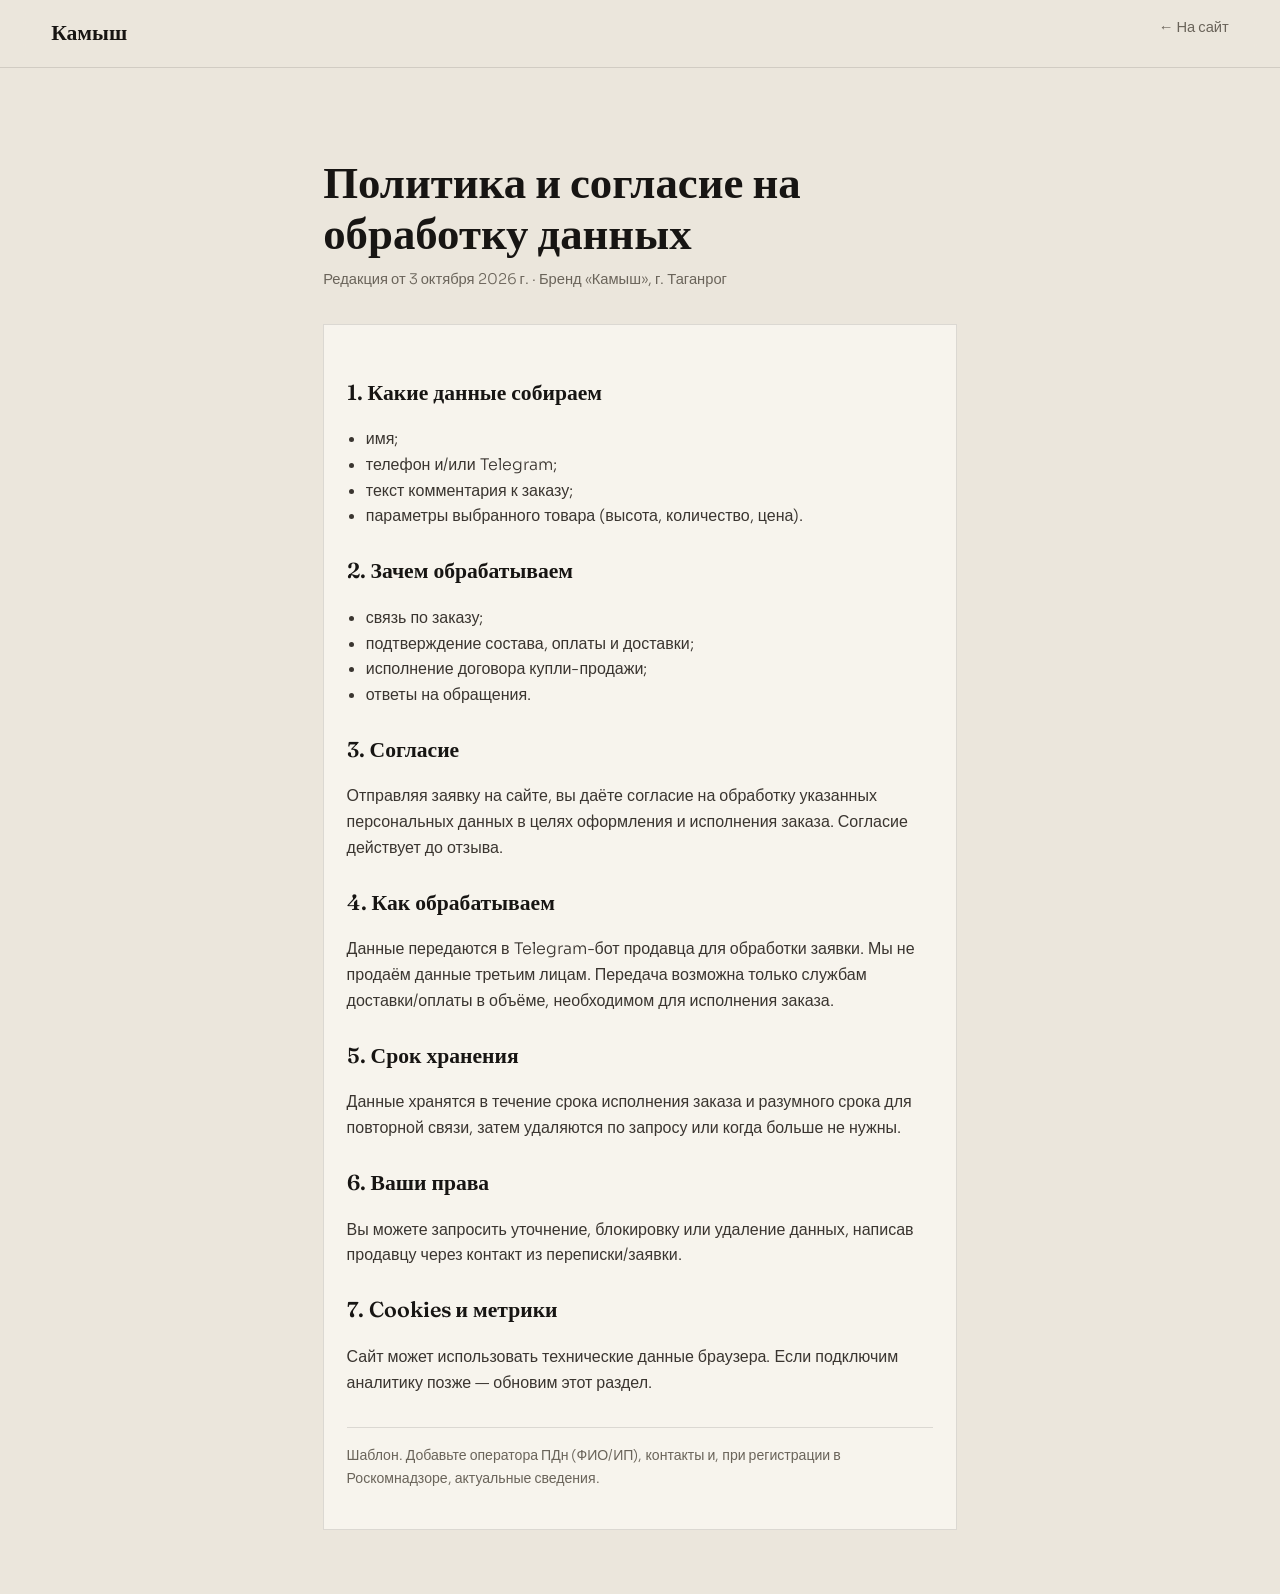
<file: docs/privacy.html>
<!DOCTYPE html>
<html lang="ru">
<head>
  <meta charset="UTF-8" />
  <meta name="viewport" content="width=device-width, initial-scale=1" />
  <title>Политика конфиденциальности и согласие — Камыш</title>
  <link href="https://fonts.googleapis.com/css2?family=Fraunces:opsz,wght@9..144,600&family=Sora:wght@300;500;600&display=swap" rel="stylesheet" />
  <link rel="stylesheet" href="../css/legal.css" />
</head>
<body>
  <header class="top">
    <a class="logo" href="../index.html">Камыш</a>
    <a class="back" href="../index.html">← На сайт</a>
  </header>
  <main class="wrap">
    <h1>Политика и согласие на обработку данных</h1>
    <p class="meta">Редакция от 3 октября 2026 г. · Бренд «Камыш», г. Таганрог</p>
    <div class="card">
      <h2>1. Какие данные собираем</h2>
      <ul>
        <li>имя;</li>
        <li>телефон и/или Telegram;</li>
        <li>текст комментария к заказу;</li>
        <li>параметры выбранного товара (высота, количество, цена).</li>
      </ul>

      <h2>2. Зачем обрабатываем</h2>
      <ul>
        <li>связь по заказу;</li>
        <li>подтверждение состава, оплаты и доставки;</li>
        <li>исполнение договора купли-продажи;</li>
        <li>ответы на обращения.</li>
      </ul>

      <h2>3. Согласие</h2>
      <p>Отправляя заявку на сайте, вы даёте согласие на обработку указанных персональных данных в целях оформления и исполнения заказа. Согласие действует до отзыва.</p>

      <h2>4. Как обрабатываем</h2>
      <p>Данные передаются в Telegram-бот продавца для обработки заявки. Мы не продаём данные третьим лицам. Передача возможна только службам доставки/оплаты в объёме, необходимом для исполнения заказа.</p>

      <h2>5. Срок хранения</h2>
      <p>Данные хранятся в течение срока исполнения заказа и разумного срока для повторной связи, затем удаляются по запросу или когда больше не нужны.</p>

      <h2>6. Ваши права</h2>
      <p>Вы можете запросить уточнение, блокировку или удаление данных, написав продавцу через контакт из переписки/заявки.</p>

      <h2>7. Cookies и метрики</h2>
      <p>Сайт может использовать технические данные браузера. Если подключим аналитику позже — обновим этот раздел.</p>

      <p class="note">Шаблон. Добавьте оператора ПДн (ФИО/ИП), контакты и, при регистрации в Роскомнадзоре, актуальные сведения.</p>
    </div>
  </main>
</body>
</html>
</file>
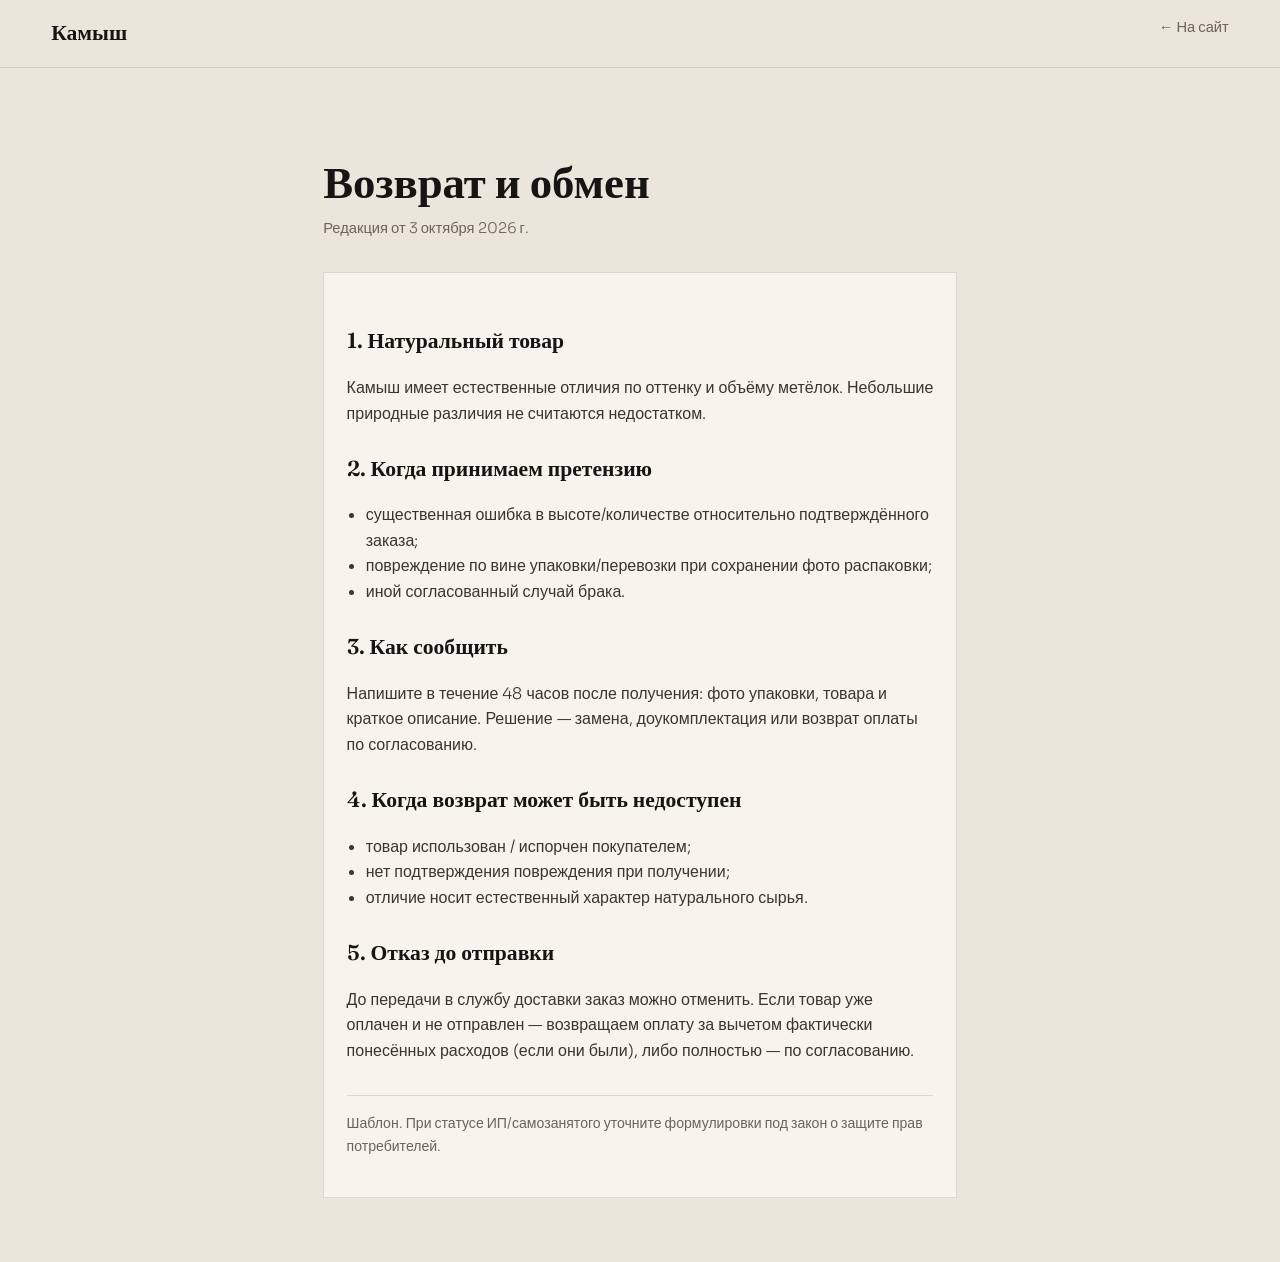
<file: docs/returns.html>
<!DOCTYPE html>
<html lang="ru">
<head>
  <meta charset="UTF-8" />
  <meta name="viewport" content="width=device-width, initial-scale=1" />
  <title>Возврат и обмен — Камыш</title>
  <link href="https://fonts.googleapis.com/css2?family=Fraunces:opsz,wght@9..144,600&family=Sora:wght@300;500;600&display=swap" rel="stylesheet" />
  <link rel="stylesheet" href="../css/legal.css" />
</head>
<body>
  <header class="top">
    <a class="logo" href="../index.html">Камыш</a>
    <a class="back" href="../index.html">← На сайт</a>
  </header>
  <main class="wrap">
    <h1>Возврат и обмен</h1>
    <p class="meta">Редакция от 3 октября 2026 г.</p>
    <div class="card">
      <h2>1. Натуральный товар</h2>
      <p>Камыш имеет естественные отличия по оттенку и объёму метёлок. Небольшие природные различия не считаются недостатком.</p>

      <h2>2. Когда принимаем претензию</h2>
      <ul>
        <li>существенная ошибка в высоте/количестве относительно подтверждённого заказа;</li>
        <li>повреждение по вине упаковки/перевозки при сохранении фото распаковки;</li>
        <li>иной согласованный случай брака.</li>
      </ul>

      <h2>3. Как сообщить</h2>
      <p>Напишите в течение 48 часов после получения: фото упаковки, товара и краткое описание. Решение — замена, доукомплектация или возврат оплаты по согласованию.</p>

      <h2>4. Когда возврат может быть недоступен</h2>
      <ul>
        <li>товар использован / испорчен покупателем;</li>
        <li>нет подтверждения повреждения при получении;</li>
        <li>отличие носит естественный характер натурального сырья.</li>
      </ul>

      <h2>5. Отказ до отправки</h2>
      <p>До передачи в службу доставки заказ можно отменить. Если товар уже оплачен и не отправлен — возвращаем оплату за вычетом фактически понесённых расходов (если они были), либо полностью — по согласованию.</p>

      <p class="note">Шаблон. При статусе ИП/самозанятого уточните формулировки под закон о защите прав потребителей.</p>
    </div>
  </main>
</body>
</html>
</file>
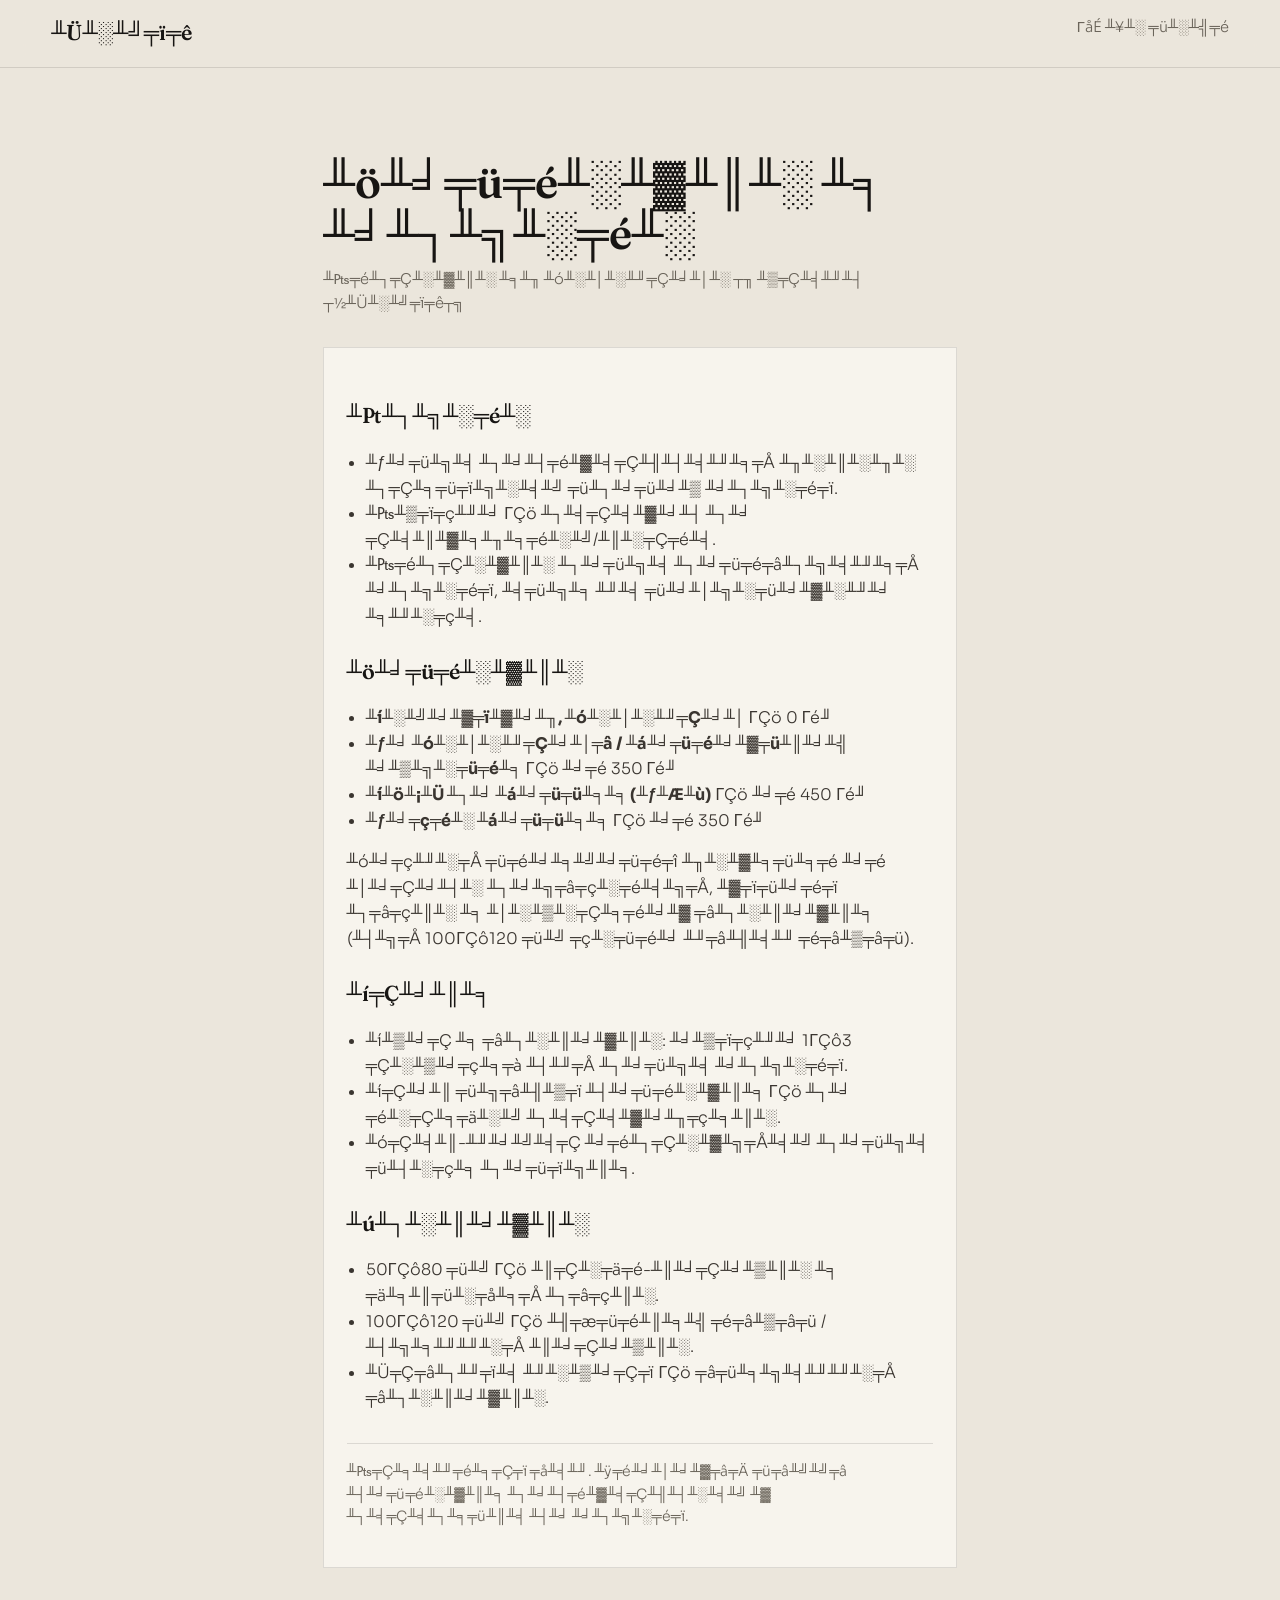
<file: docs/legal/delivery.html>
﻿<!DOCTYPE html>
<html lang="ru">
<head>
  <meta charset="UTF-8" />
  <meta name="viewport" content="width=device-width, initial-scale=1" />
  <title>╨ö╨╛╤ü╤é╨░╨▓╨║╨░ ╨╕ ╨╛╨┐╨╗╨░╤é╨░ ΓÇö ╨Ü╨░╨╝╤ï╤ê</title>
  <link href="https://fonts.googleapis.com/css2?family=Fraunces:opsz,wght@9..144,600&family=Sora:wght@300;500;600&display=swap" rel="stylesheet" />
  <link rel="stylesheet" href="../css/legal.css" />
</head>
<body>
  <header class="top">
    <a class="logo" href="../index.html">╨Ü╨░╨╝╤ï╤ê</a>
    <a class="back" href="../index.html">ΓåÉ ╨¥╨░ ╤ü╨░╨╣╤é</a>
  </header>
  <main class="wrap">
    <h1>╨ö╨╛╤ü╤é╨░╨▓╨║╨░ ╨╕ ╨╛╨┐╨╗╨░╤é╨░</h1>
    <p class="meta">╨₧╤é╨┐╤Ç╨░╨▓╨║╨░ ╨╕╨╖ ╨ó╨░╨│╨░╨╜╤Ç╨╛╨│╨░ ┬╖ ╨▒╤Ç╨╡╨╜╨┤ ┬½╨Ü╨░╨╝╤ï╤ê┬╗</p>
    <div class="card">
      <h2>╨₧╨┐╨╗╨░╤é╨░</h2>
      <ul>
        <li>╨ƒ╨╛╤ü╨╗╨╡ ╨┐╨╛╨┤╤é╨▓╨╡╤Ç╨╢╨┤╨╡╨╜╨╕╤Å ╨╖╨░╨║╨░╨╖╨░ ╨┐╤Ç╨╕╤ü╤ï╨╗╨░╨╡╨╝ ╤ü╨┐╨╛╤ü╨╛╨▒ ╨╛╨┐╨╗╨░╤é╤ï.</li>
        <li>╨₧╨▒╤ï╤ç╨╜╨╛ ΓÇö ╨┐╨╡╤Ç╨╡╨▓╨╛╨┤ ╨┐╨╛ ╤Ç╨╡╨║╨▓╨╕╨╖╨╕╤é╨░╨╝/╨║╨░╤Ç╤é╨╡.</li>
        <li>╨₧╤é╨┐╤Ç╨░╨▓╨║╨░ ╨┐╨╛╤ü╨╗╨╡ ╨┐╨╛╤ü╤é╤â╨┐╨╗╨╡╨╜╨╕╤Å ╨╛╨┐╨╗╨░╤é╤ï, ╨╡╤ü╨╗╨╕ ╨╜╨╡ ╤ü╨╛╨│╨╗╨░╤ü╨╛╨▓╨░╨╜╨╛ ╨╕╨╜╨░╤ç╨╡.</li>
      </ul>

      <h2>╨ö╨╛╤ü╤é╨░╨▓╨║╨░</h2>
      <ul>
        <li><strong>╨í╨░╨╝╨╛╨▓╤ï╨▓╨╛╨╖, ╨ó╨░╨│╨░╨╜╤Ç╨╛╨│</strong> ΓÇö 0 Γé╜</li>
        <li><strong>╨ƒ╨╛ ╨ó╨░╨│╨░╨╜╤Ç╨╛╨│╤â / ╨á╨╛╤ü╤é╨╛╨▓╤ü╨║╨╛╨╣ ╨╛╨▒╨╗╨░╤ü╤é╨╕</strong> ΓÇö ╨╛╤é 350 Γé╜</li>
        <li><strong>╨í╨ö╨¡╨Ü ╨┐╨╛ ╨á╨╛╤ü╤ü╨╕╨╕ (╨ƒ╨Æ╨ù)</strong> ΓÇö ╨╛╤é 450 Γé╜</li>
        <li><strong>╨ƒ╨╛╤ç╤é╨░ ╨á╨╛╤ü╤ü╨╕╨╕</strong> ΓÇö ╨╛╤é 350 Γé╜</li>
      </ul>
      <p>╨ó╨╛╤ç╨╜╨░╤Å ╤ü╤é╨╛╨╕╨╝╨╛╤ü╤é╤î ╨╖╨░╨▓╨╕╤ü╨╕╤é ╨╛╤é ╨│╨╛╤Ç╨╛╨┤╨░ ╨┐╨╛╨╗╤â╤ç╨░╤é╨╡╨╗╤Å, ╨▓╤ï╤ü╨╛╤é╤ï ╨┐╤â╤ç╨║╨░ ╨╕ ╨│╨░╨▒╨░╤Ç╨╕╤é╨╛╨▓ ╤â╨┐╨░╨║╨╛╨▓╨║╨╕ (╨┤╨╗╤Å 100ΓÇô120 ╤ü╨╝ ╤ç╨░╤ü╤é╨╛ ╨╜╤â╨╢╨╡╨╜ ╤é╤â╨▒╤â╤ü).</p>

      <h2>╨í╤Ç╨╛╨║╨╕</h2>
      <ul>
        <li>╨í╨▒╨╛╤Ç ╨╕ ╤â╨┐╨░╨║╨╛╨▓╨║╨░: ╨╛╨▒╤ï╤ç╨╜╨╛ 1ΓÇô3 ╤Ç╨░╨▒╨╛╤ç╨╕╤à ╨┤╨╜╤Å ╨┐╨╛╤ü╨╗╨╡ ╨╛╨┐╨╗╨░╤é╤ï.</li>
        <li>╨í╤Ç╨╛╨║ ╤ü╨╗╤â╨╢╨▒╤ï ╨┤╨╛╤ü╤é╨░╨▓╨║╨╕ ΓÇö ╨┐╨╛ ╤é╨░╤Ç╨╕╤ä╨░╨╝ ╨┐╨╡╤Ç╨╡╨▓╨╛╨╖╤ç╨╕╨║╨░.</li>
        <li>╨ó╤Ç╨╡╨║-╨╜╨╛╨╝╨╡╤Ç ╨╛╤é╨┐╤Ç╨░╨▓╨╗╤Å╨╡╨╝ ╨┐╨╛╤ü╨╗╨╡ ╤ü╨┤╨░╤ç╨╕ ╨┐╨╛╤ü╤ï╨╗╨║╨╕.</li>
      </ul>

      <h2>╨ú╨┐╨░╨║╨╛╨▓╨║╨░</h2>
      <ul>
        <li>50ΓÇô80 ╤ü╨╝ ΓÇö ╨║╤Ç╨░╤ä╤é-╨║╨╛╤Ç╨╛╨▒╨║╨░ ╨╕ ╤ä╨╕╨║╤ü╨░╤å╨╕╤Å ╨┐╤â╤ç╨║╨░.</li>
        <li>100ΓÇô120 ╤ü╨╝ ΓÇö ╨╢╤æ╤ü╤é╨║╨╕╨╣ ╤é╤â╨▒╤â╤ü / ╨┤╨╗╨╕╨╜╨╜╨░╤Å ╨║╨╛╤Ç╨╛╨▒╨║╨░.</li>
        <li>╨Ü╤Ç╤â╨┐╨╜╤ï╨╡ ╨╜╨░╨▒╨╛╤Ç╤ï ΓÇö ╤â╤ü╨╕╨╗╨╡╨╜╨╜╨░╤Å ╤â╨┐╨░╨║╨╛╨▓╨║╨░.</li>
      </ul>

      <p class="note">╨₧╤Ç╨╕╨╡╨╜╤é╨╕╤Ç╤ï ╤å╨╡╨╜. ╨ÿ╤é╨╛╨│╨╛╨▓╤â╤Ä ╤ü╤â╨╝╨╝╤â ╨┤╨╛╤ü╤é╨░╨▓╨║╨╕ ╨┐╨╛╨┤╤é╨▓╨╡╤Ç╨╢╨┤╨░╨╡╨╝ ╨▓ ╨┐╨╡╤Ç╨╡╨┐╨╕╤ü╨║╨╡ ╨┤╨╛ ╨╛╨┐╨╗╨░╤é╤ï.</p>
    </div>
  </main>
</body>
</html>
</file>
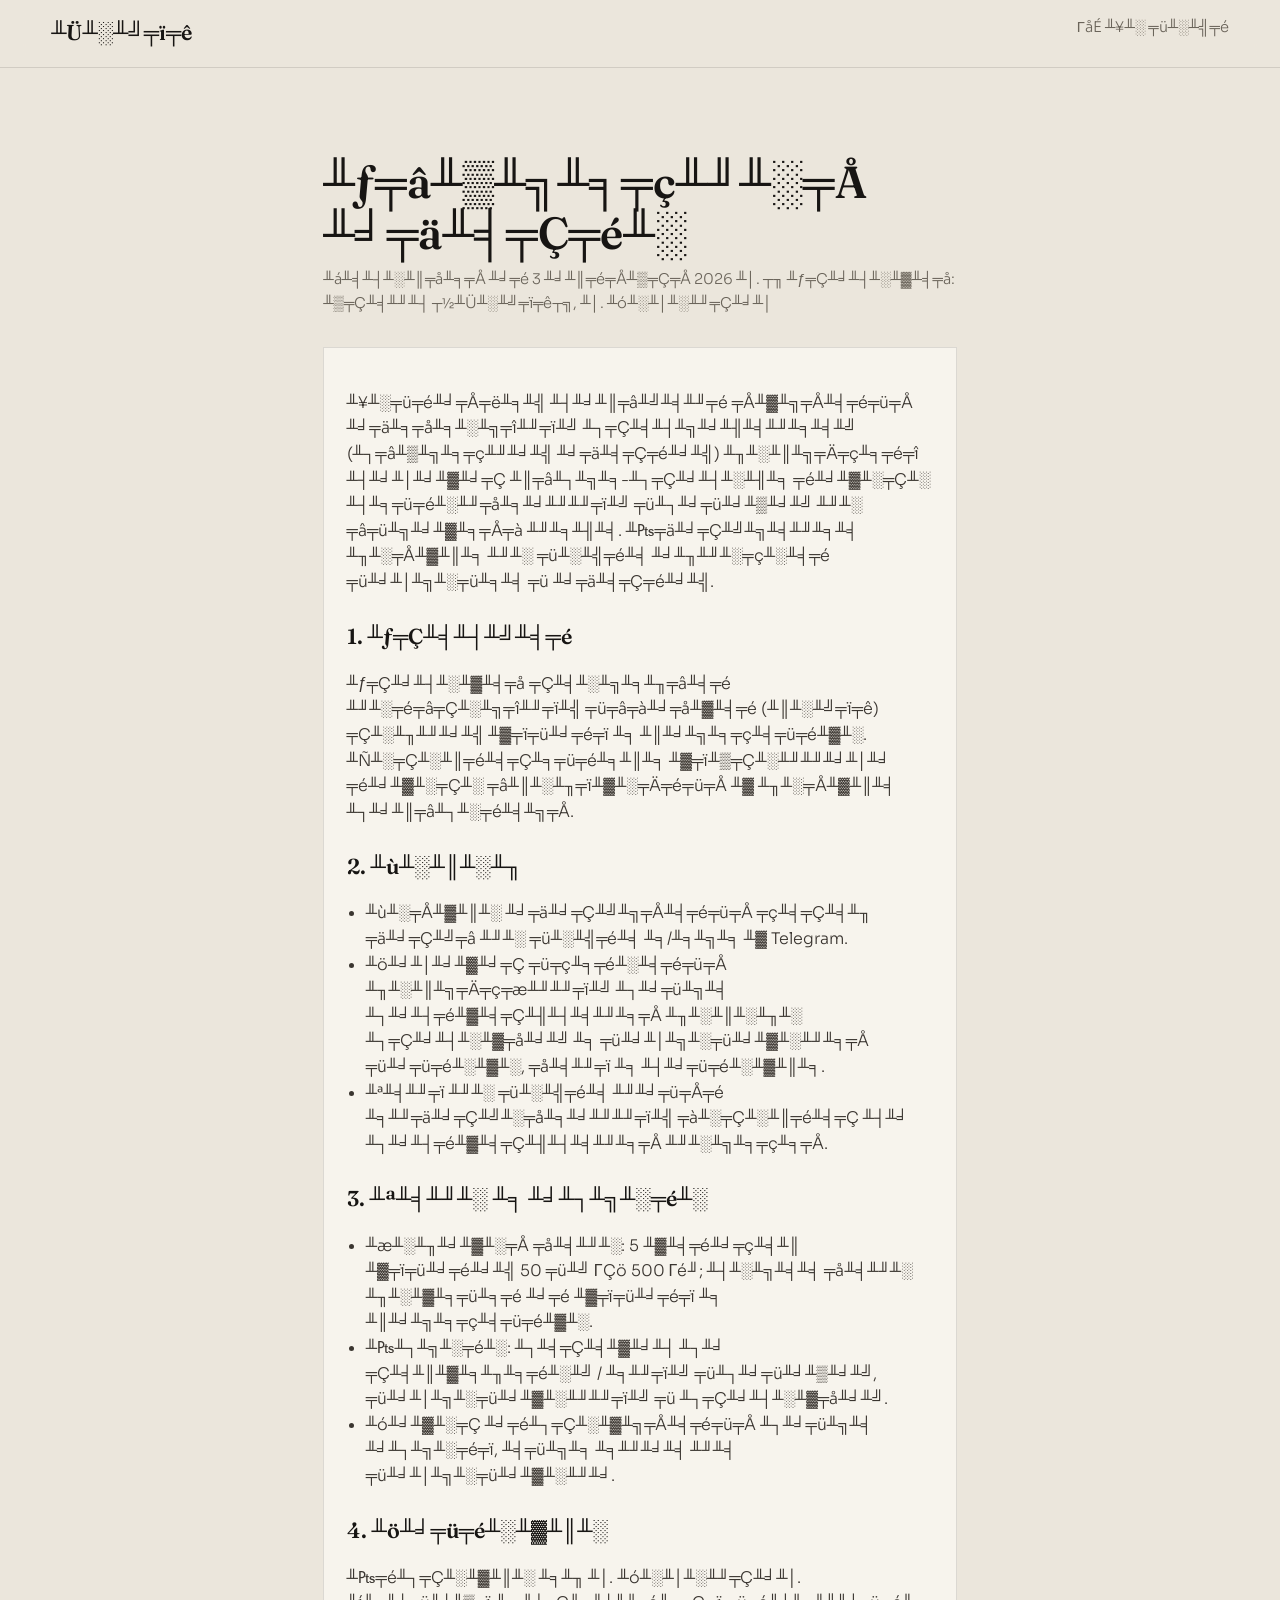
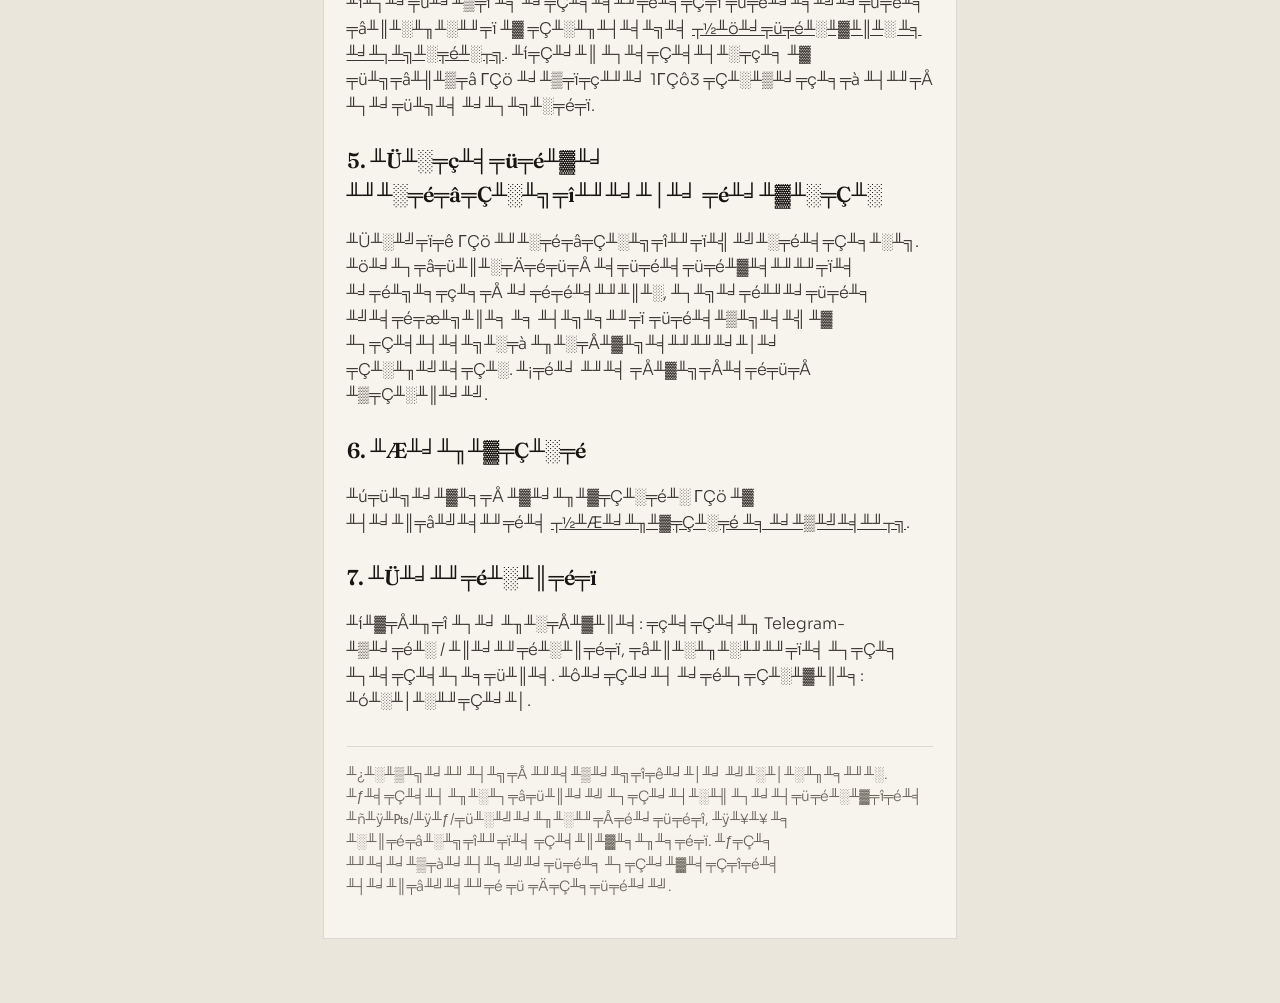
<file: docs/legal/oferta.html>
﻿<!DOCTYPE html>
<html lang="ru">
<head>
  <meta charset="UTF-8" />
  <meta name="viewport" content="width=device-width, initial-scale=1" />
  <title>╨ƒ╤â╨▒╨╗╨╕╤ç╨╜╨░╤Å ╨╛╤ä╨╡╤Ç╤é╨░ ΓÇö ╨Ü╨░╨╝╤ï╤ê</title>
  <link href="https://fonts.googleapis.com/css2?family=Fraunces:opsz,wght@9..144,600&family=Sora:wght@300;500;600&display=swap" rel="stylesheet" />
  <link rel="stylesheet" href="../css/legal.css" />
</head>
<body>
  <header class="top">
    <a class="logo" href="../index.html">╨Ü╨░╨╝╤ï╤ê</a>
    <a class="back" href="../index.html">ΓåÉ ╨¥╨░ ╤ü╨░╨╣╤é</a>
  </header>
  <main class="wrap">
    <h1>╨ƒ╤â╨▒╨╗╨╕╤ç╨╜╨░╤Å ╨╛╤ä╨╡╤Ç╤é╨░</h1>
    <p class="meta">╨á╨╡╨┤╨░╨║╤å╨╕╤Å ╨╛╤é 3 ╨╛╨║╤é╤Å╨▒╤Ç╤Å 2026 ╨│. ┬╖ ╨ƒ╤Ç╨╛╨┤╨░╨▓╨╡╤å: ╨▒╤Ç╨╡╨╜╨┤ ┬½╨Ü╨░╨╝╤ï╤ê┬╗, ╨│. ╨ó╨░╨│╨░╨╜╤Ç╨╛╨│</p>
    <div class="card">
      <p>╨¥╨░╤ü╤é╨╛╤Å╤ë╨╕╨╣ ╨┤╨╛╨║╤â╨╝╨╡╨╜╤é ╤Å╨▓╨╗╤Å╨╡╤é╤ü╤Å ╨╛╤ä╨╕╤å╨╕╨░╨╗╤î╨╜╤ï╨╝ ╨┐╤Ç╨╡╨┤╨╗╨╛╨╢╨╡╨╜╨╕╨╡╨╝ (╨┐╤â╨▒╨╗╨╕╤ç╨╜╨╛╨╣ ╨╛╤ä╨╡╤Ç╤é╨╛╨╣) ╨╖╨░╨║╨╗╤Ä╤ç╨╕╤é╤î ╨┤╨╛╨│╨╛╨▓╨╛╤Ç ╨║╤â╨┐╨╗╨╕-╨┐╤Ç╨╛╨┤╨░╨╢╨╕ ╤é╨╛╨▓╨░╤Ç╨░ ╨┤╨╕╤ü╤é╨░╨╜╤å╨╕╨╛╨╜╨╜╤ï╨╝ ╤ü╨┐╨╛╤ü╨╛╨▒╨╛╨╝ ╨╜╨░ ╤â╤ü╨╗╨╛╨▓╨╕╤Å╤à ╨╜╨╕╨╢╨╡. ╨₧╤ä╨╛╤Ç╨╝╨╗╨╡╨╜╨╕╨╡ ╨╖╨░╤Å╨▓╨║╨╕ ╨╜╨░ ╤ü╨░╨╣╤é╨╡ ╨╛╨╖╨╜╨░╤ç╨░╨╡╤é ╤ü╨╛╨│╨╗╨░╤ü╨╕╨╡ ╤ü ╨╛╤ä╨╡╤Ç╤é╨╛╨╣.</p>

      <h2>1. ╨ƒ╤Ç╨╡╨┤╨╝╨╡╤é</h2>
      <p>╨ƒ╤Ç╨╛╨┤╨░╨▓╨╡╤å ╤Ç╨╡╨░╨╗╨╕╨╖╤â╨╡╤é ╨╜╨░╤é╤â╤Ç╨░╨╗╤î╨╜╤ï╨╣ ╤ü╤â╤à╨╛╤å╨▓╨╡╤é (╨║╨░╨╝╤ï╤ê) ╤Ç╨░╨╖╨╜╨╛╨╣ ╨▓╤ï╤ü╨╛╤é╤ï ╨╕ ╨║╨╛╨╗╨╕╤ç╨╡╤ü╤é╨▓╨░. ╨Ñ╨░╤Ç╨░╨║╤é╨╡╤Ç╨╕╤ü╤é╨╕╨║╨╕ ╨▓╤ï╨▒╤Ç╨░╨╜╨╜╨╛╨│╨╛ ╤é╨╛╨▓╨░╤Ç╨░ ╤â╨║╨░╨╖╤ï╨▓╨░╤Ä╤é╤ü╤Å ╨▓ ╨╖╨░╤Å╨▓╨║╨╡ ╨┐╨╛╨║╤â╨┐╨░╤é╨╡╨╗╤Å.</p>

      <h2>2. ╨ù╨░╨║╨░╨╖</h2>
      <ul>
        <li>╨ù╨░╤Å╨▓╨║╨░ ╨╛╤ä╨╛╤Ç╨╝╨╗╤Å╨╡╤é╤ü╤Å ╤ç╨╡╤Ç╨╡╨╖ ╤ä╨╛╤Ç╨╝╤â ╨╜╨░ ╤ü╨░╨╣╤é╨╡ ╨╕/╨╕╨╗╨╕ ╨▓ Telegram.</li>
        <li>╨ö╨╛╨│╨╛╨▓╨╛╤Ç ╤ü╤ç╨╕╤é╨░╨╡╤é╤ü╤Å ╨╖╨░╨║╨╗╤Ä╤ç╤æ╨╜╨╜╤ï╨╝ ╨┐╨╛╤ü╨╗╨╡ ╨┐╨╛╨┤╤é╨▓╨╡╤Ç╨╢╨┤╨╡╨╜╨╕╤Å ╨╖╨░╨║╨░╨╖╨░ ╨┐╤Ç╨╛╨┤╨░╨▓╤å╨╛╨╝ ╨╕ ╤ü╨╛╨│╨╗╨░╤ü╨╛╨▓╨░╨╜╨╕╤Å ╤ü╨╛╤ü╤é╨░╨▓╨░, ╤å╨╡╨╜╤ï ╨╕ ╨┤╨╛╤ü╤é╨░╨▓╨║╨╕.</li>
        <li>╨ª╨╡╨╜╤ï ╨╜╨░ ╤ü╨░╨╣╤é╨╡ ╨╜╨╛╤ü╤Å╤é ╨╕╨╜╤ä╨╛╤Ç╨╝╨░╤å╨╕╨╛╨╜╨╜╤ï╨╣ ╤à╨░╤Ç╨░╨║╤é╨╡╤Ç ╨┤╨╛ ╨┐╨╛╨┤╤é╨▓╨╡╤Ç╨╢╨┤╨╡╨╜╨╕╤Å ╨╜╨░╨╗╨╕╤ç╨╕╤Å.</li>
      </ul>

      <h2>3. ╨ª╨╡╨╜╨░ ╨╕ ╨╛╨┐╨╗╨░╤é╨░</h2>
      <ul>
        <li>╨æ╨░╨╖╨╛╨▓╨░╤Å ╤å╨╡╨╜╨░: 5 ╨▓╨╡╤é╨╛╤ç╨╡╨║ ╨▓╤ï╤ü╨╛╤é╨╛╨╣ 50 ╤ü╨╝ ΓÇö 500 Γé╜; ╨┤╨░╨╗╨╡╨╡ ╤å╨╡╨╜╨░ ╨╖╨░╨▓╨╕╤ü╨╕╤é ╨╛╤é ╨▓╤ï╤ü╨╛╤é╤ï ╨╕ ╨║╨╛╨╗╨╕╤ç╨╡╤ü╤é╨▓╨░.</li>
        <li>╨₧╨┐╨╗╨░╤é╨░: ╨┐╨╡╤Ç╨╡╨▓╨╛╨┤ ╨┐╨╛ ╤Ç╨╡╨║╨▓╨╕╨╖╨╕╤é╨░╨╝ / ╨╕╨╜╤ï╨╝ ╤ü╨┐╨╛╤ü╨╛╨▒╨╛╨╝, ╤ü╨╛╨│╨╗╨░╤ü╨╛╨▓╨░╨╜╨╜╤ï╨╝ ╤ü ╨┐╤Ç╨╛╨┤╨░╨▓╤å╨╛╨╝.</li>
        <li>╨ó╨╛╨▓╨░╤Ç ╨╛╤é╨┐╤Ç╨░╨▓╨╗╤Å╨╡╤é╤ü╤Å ╨┐╨╛╤ü╨╗╨╡ ╨╛╨┐╨╗╨░╤é╤ï, ╨╡╤ü╨╗╨╕ ╨╕╨╜╨╛╨╡ ╨╜╨╡ ╤ü╨╛╨│╨╗╨░╤ü╨╛╨▓╨░╨╜╨╛.</li>
      </ul>

      <h2>4. ╨ö╨╛╤ü╤é╨░╨▓╨║╨░</h2>
      <p>╨₧╤é╨┐╤Ç╨░╨▓╨║╨░ ╨╕╨╖ ╨│. ╨ó╨░╨│╨░╨╜╤Ç╨╛╨│. ╨í╨┐╨╛╤ü╨╛╨▒╤ï ╨╕ ╨╛╤Ç╨╕╨╡╨╜╤é╨╕╤Ç╤ï ╤ü╤é╨╛╨╕╨╝╨╛╤ü╤é╨╕ ╤â╨║╨░╨╖╨░╨╜╤ï ╨▓ ╤Ç╨░╨╖╨┤╨╡╨╗╨╡ <a href="delivery.html">┬½╨ö╨╛╤ü╤é╨░╨▓╨║╨░ ╨╕ ╨╛╨┐╨╗╨░╤é╨░┬╗</a>. ╨í╤Ç╨╛╨║ ╨┐╨╡╤Ç╨╡╨┤╨░╤ç╨╕ ╨▓ ╤ü╨╗╤â╨╢╨▒╤â ΓÇö ╨╛╨▒╤ï╤ç╨╜╨╛ 1ΓÇô3 ╤Ç╨░╨▒╨╛╤ç╨╕╤à ╨┤╨╜╤Å ╨┐╨╛╤ü╨╗╨╡ ╨╛╨┐╨╗╨░╤é╤ï.</p>

      <h2>5. ╨Ü╨░╤ç╨╡╤ü╤é╨▓╨╛ ╨╜╨░╤é╤â╤Ç╨░╨╗╤î╨╜╨╛╨│╨╛ ╤é╨╛╨▓╨░╤Ç╨░</h2>
      <p>╨Ü╨░╨╝╤ï╤ê ΓÇö ╨╜╨░╤é╤â╤Ç╨░╨╗╤î╨╜╤ï╨╣ ╨╝╨░╤é╨╡╤Ç╨╕╨░╨╗. ╨ö╨╛╨┐╤â╤ü╨║╨░╤Ä╤é╤ü╤Å ╨╡╤ü╤é╨╡╤ü╤é╨▓╨╡╨╜╨╜╤ï╨╡ ╨╛╤é╨╗╨╕╤ç╨╕╤Å ╨╛╤é╤é╨╡╨╜╨║╨░, ╨┐╨╗╨╛╤é╨╜╨╛╤ü╤é╨╕ ╨╝╨╡╤é╤æ╨╗╨║╨╕ ╨╕ ╨┤╨╗╨╕╨╜╤ï ╤ü╤é╨╡╨▒╨╗╨╡╨╣ ╨▓ ╨┐╤Ç╨╡╨┤╨╡╨╗╨░╤à ╨╖╨░╤Å╨▓╨╗╨╡╨╜╨╜╨╛╨│╨╛ ╤Ç╨░╨╖╨╝╨╡╤Ç╨░. ╨¡╤é╨╛ ╨╜╨╡ ╤Å╨▓╨╗╤Å╨╡╤é╤ü╤Å ╨▒╤Ç╨░╨║╨╛╨╝.</p>

      <h2>6. ╨Æ╨╛╨╖╨▓╤Ç╨░╤é</h2>
      <p>╨ú╤ü╨╗╨╛╨▓╨╕╤Å ╨▓╨╛╨╖╨▓╤Ç╨░╤é╨░ ΓÇö ╨▓ ╨┤╨╛╨║╤â╨╝╨╡╨╜╤é╨╡ <a href="returns.html">┬½╨Æ╨╛╨╖╨▓╤Ç╨░╤é ╨╕ ╨╛╨▒╨╝╨╡╨╜┬╗</a>.</p>

      <h2>7. ╨Ü╨╛╨╜╤é╨░╨║╤é╤ï</h2>
      <p>╨í╨▓╤Å╨╖╤î ╨┐╨╛ ╨╖╨░╤Å╨▓╨║╨╡: ╤ç╨╡╤Ç╨╡╨╖ Telegram-╨▒╨╛╤é╨░ / ╨║╨╛╨╜╤é╨░╨║╤é╤ï, ╤â╨║╨░╨╖╨░╨╜╨╜╤ï╨╡ ╨┐╤Ç╨╕ ╨┐╨╡╤Ç╨╡╨┐╨╕╤ü╨║╨╡. ╨ô╨╛╤Ç╨╛╨┤ ╨╛╤é╨┐╤Ç╨░╨▓╨║╨╕: ╨ó╨░╨│╨░╨╜╤Ç╨╛╨│.</p>

      <p class="note">╨¿╨░╨▒╨╗╨╛╨╜ ╨┤╨╗╤Å ╨╜╨╡╨▒╨╛╨╗╤î╤ê╨╛╨│╨╛ ╨╝╨░╨│╨░╨╖╨╕╨╜╨░. ╨ƒ╨╡╤Ç╨╡╨┤ ╨╖╨░╨┐╤â╤ü╨║╨╛╨╝ ╨┐╤Ç╨╛╨┤╨░╨╢ ╨┐╨╛╨┤╤ü╤é╨░╨▓╤î╤é╨╡ ╨ñ╨ÿ╨₧/╨ÿ╨ƒ/╤ü╨░╨╝╨╛╨╖╨░╨╜╤Å╤é╨╛╤ü╤é╤î, ╨ÿ╨¥╨¥ ╨╕ ╨░╨║╤é╤â╨░╨╗╤î╨╜╤ï╨╡ ╤Ç╨╡╨║╨▓╨╕╨╖╨╕╤é╤ï. ╨ƒ╤Ç╨╕ ╨╜╨╡╨╛╨▒╤à╨╛╨┤╨╕╨╝╨╛╤ü╤é╨╕ ╨┐╤Ç╨╛╨▓╨╡╤Ç╤î╤é╨╡ ╨┤╨╛╨║╤â╨╝╨╡╨╜╤é ╤ü ╤Ä╤Ç╨╕╤ü╤é╨╛╨╝.</p>
    </div>
  </main>
</body>
</html>
</file>
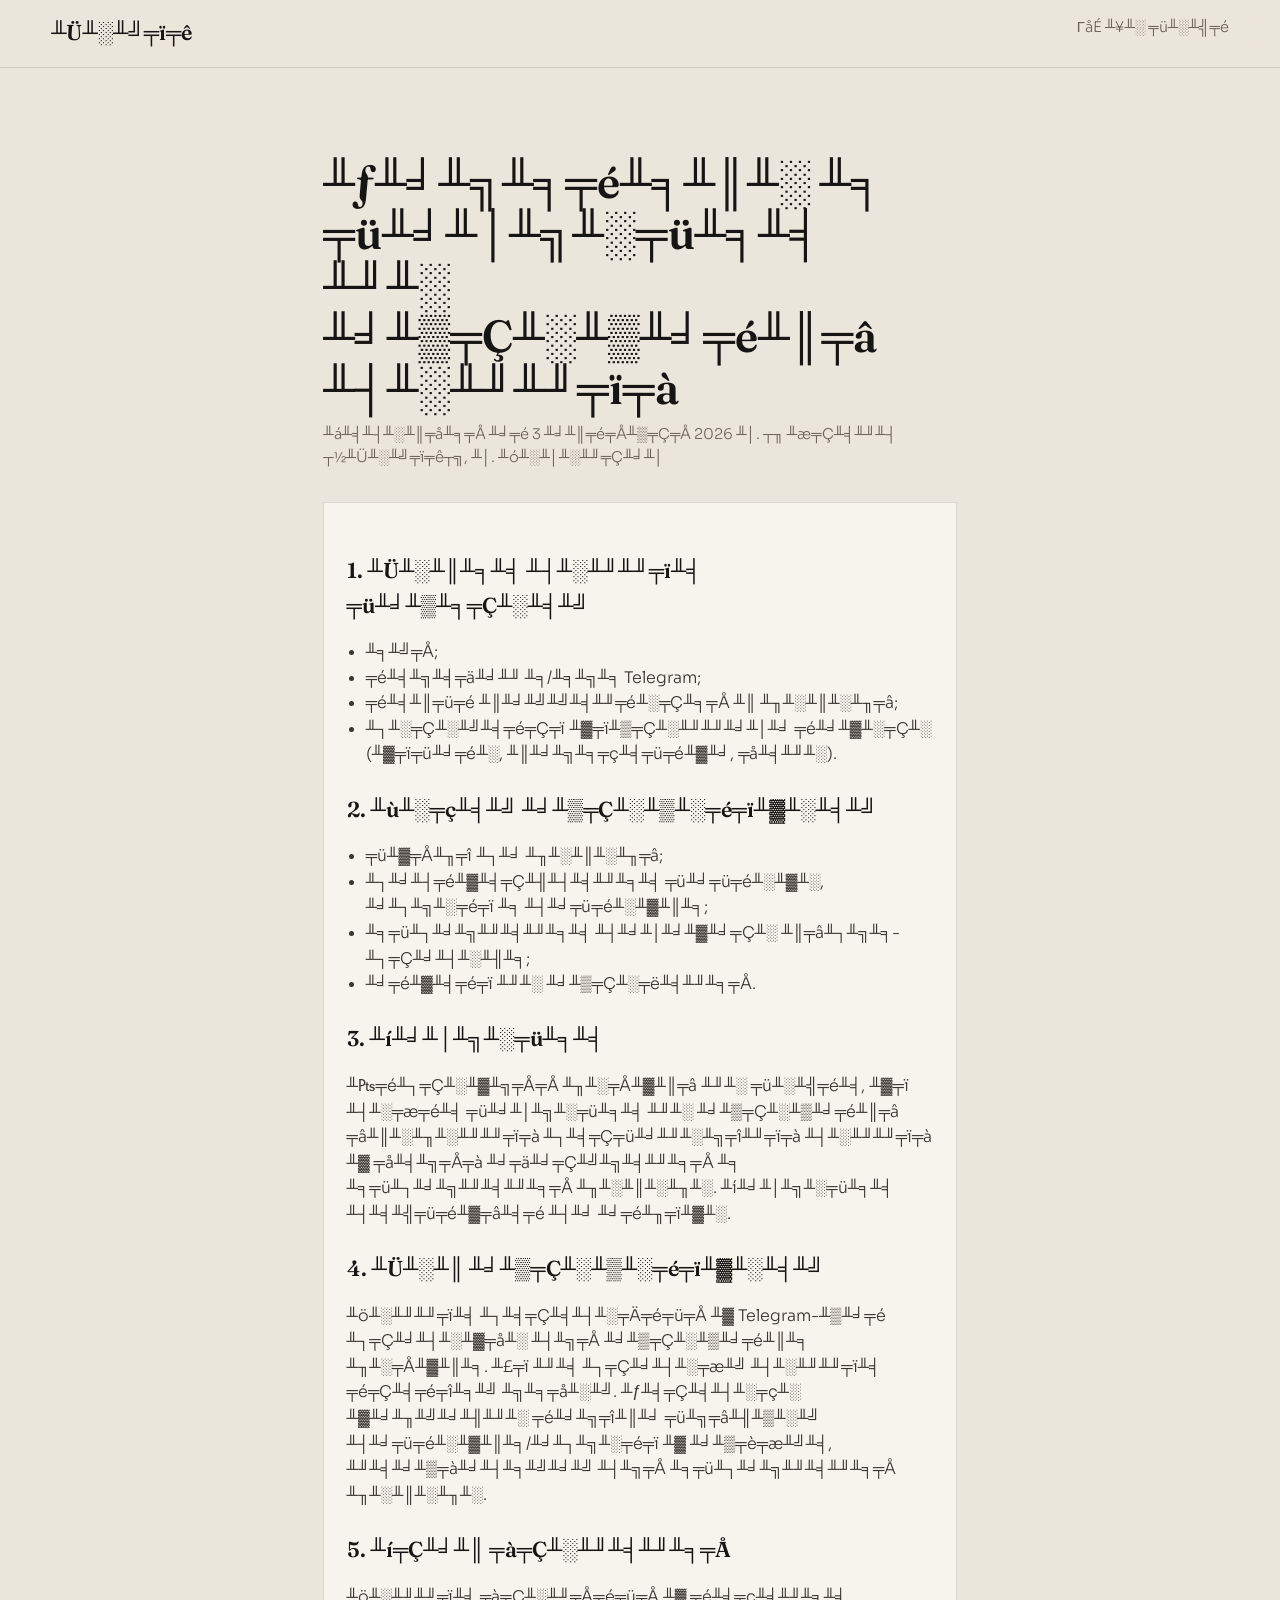
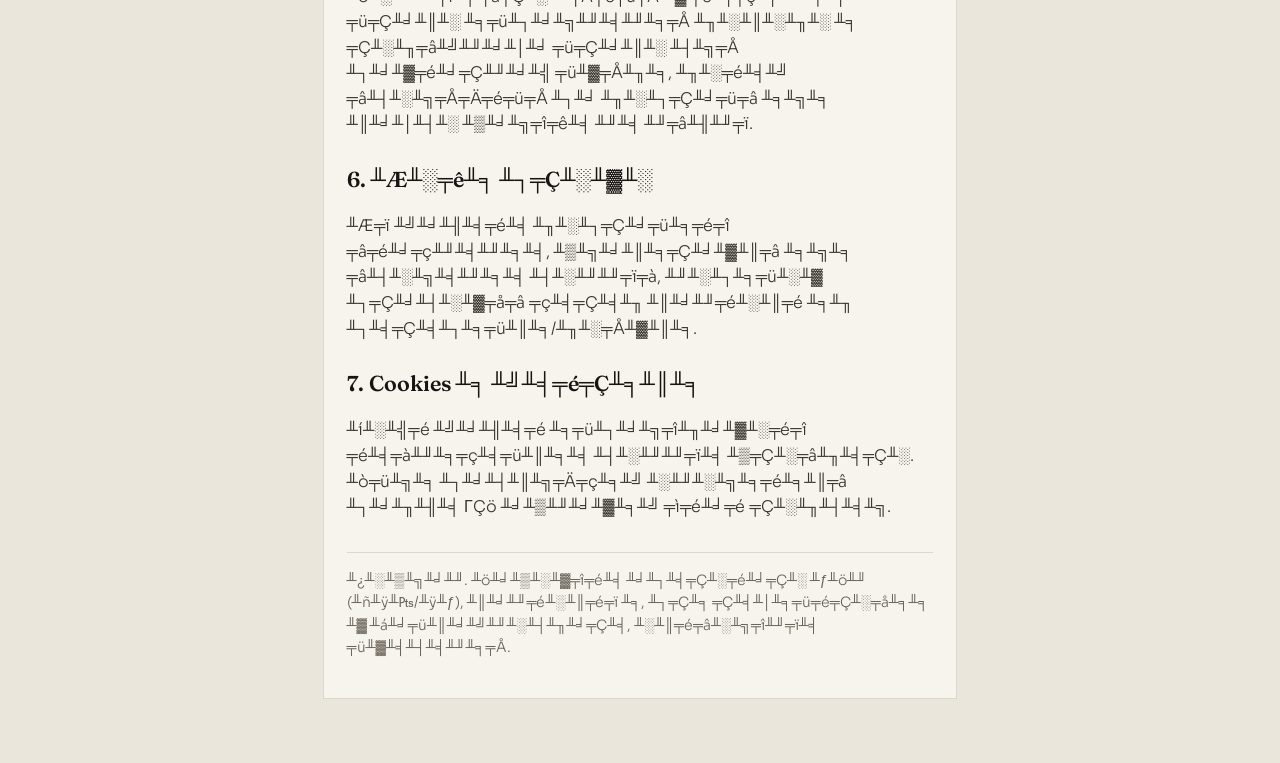
<file: docs/legal/privacy.html>
﻿<!DOCTYPE html>
<html lang="ru">
<head>
  <meta charset="UTF-8" />
  <meta name="viewport" content="width=device-width, initial-scale=1" />
  <title>╨ƒ╨╛╨╗╨╕╤é╨╕╨║╨░ ╨║╨╛╨╜╤ä╨╕╨┤╨╡╨╜╤å╨╕╨░╨╗╤î╨╜╨╛╤ü╤é╨╕ ╨╕ ╤ü╨╛╨│╨╗╨░╤ü╨╕╨╡ ΓÇö ╨Ü╨░╨╝╤ï╤ê</title>
  <link href="https://fonts.googleapis.com/css2?family=Fraunces:opsz,wght@9..144,600&family=Sora:wght@300;500;600&display=swap" rel="stylesheet" />
  <link rel="stylesheet" href="../css/legal.css" />
</head>
<body>
  <header class="top">
    <a class="logo" href="../index.html">╨Ü╨░╨╝╤ï╤ê</a>
    <a class="back" href="../index.html">ΓåÉ ╨¥╨░ ╤ü╨░╨╣╤é</a>
  </header>
  <main class="wrap">
    <h1>╨ƒ╨╛╨╗╨╕╤é╨╕╨║╨░ ╨╕ ╤ü╨╛╨│╨╗╨░╤ü╨╕╨╡ ╨╜╨░ ╨╛╨▒╤Ç╨░╨▒╨╛╤é╨║╤â ╨┤╨░╨╜╨╜╤ï╤à</h1>
    <p class="meta">╨á╨╡╨┤╨░╨║╤å╨╕╤Å ╨╛╤é 3 ╨╛╨║╤é╤Å╨▒╤Ç╤Å 2026 ╨│. ┬╖ ╨æ╤Ç╨╡╨╜╨┤ ┬½╨Ü╨░╨╝╤ï╤ê┬╗, ╨│. ╨ó╨░╨│╨░╨╜╤Ç╨╛╨│</p>
    <div class="card">
      <h2>1. ╨Ü╨░╨║╨╕╨╡ ╨┤╨░╨╜╨╜╤ï╨╡ ╤ü╨╛╨▒╨╕╤Ç╨░╨╡╨╝</h2>
      <ul>
        <li>╨╕╨╝╤Å;</li>
        <li>╤é╨╡╨╗╨╡╤ä╨╛╨╜ ╨╕/╨╕╨╗╨╕ Telegram;</li>
        <li>╤é╨╡╨║╤ü╤é ╨║╨╛╨╝╨╝╨╡╨╜╤é╨░╤Ç╨╕╤Å ╨║ ╨╖╨░╨║╨░╨╖╤â;</li>
        <li>╨┐╨░╤Ç╨░╨╝╨╡╤é╤Ç╤ï ╨▓╤ï╨▒╤Ç╨░╨╜╨╜╨╛╨│╨╛ ╤é╨╛╨▓╨░╤Ç╨░ (╨▓╤ï╤ü╨╛╤é╨░, ╨║╨╛╨╗╨╕╤ç╨╡╤ü╤é╨▓╨╛, ╤å╨╡╨╜╨░).</li>
      </ul>

      <h2>2. ╨ù╨░╤ç╨╡╨╝ ╨╛╨▒╤Ç╨░╨▒╨░╤é╤ï╨▓╨░╨╡╨╝</h2>
      <ul>
        <li>╤ü╨▓╤Å╨╖╤î ╨┐╨╛ ╨╖╨░╨║╨░╨╖╤â;</li>
        <li>╨┐╨╛╨┤╤é╨▓╨╡╤Ç╨╢╨┤╨╡╨╜╨╕╨╡ ╤ü╨╛╤ü╤é╨░╨▓╨░, ╨╛╨┐╨╗╨░╤é╤ï ╨╕ ╨┤╨╛╤ü╤é╨░╨▓╨║╨╕;</li>
        <li>╨╕╤ü╨┐╨╛╨╗╨╜╨╡╨╜╨╕╨╡ ╨┤╨╛╨│╨╛╨▓╨╛╤Ç╨░ ╨║╤â╨┐╨╗╨╕-╨┐╤Ç╨╛╨┤╨░╨╢╨╕;</li>
        <li>╨╛╤é╨▓╨╡╤é╤ï ╨╜╨░ ╨╛╨▒╤Ç╨░╤ë╨╡╨╜╨╕╤Å.</li>
      </ul>

      <h2>3. ╨í╨╛╨│╨╗╨░╤ü╨╕╨╡</h2>
      <p>╨₧╤é╨┐╤Ç╨░╨▓╨╗╤Å╤Å ╨╖╨░╤Å╨▓╨║╤â ╨╜╨░ ╤ü╨░╨╣╤é╨╡, ╨▓╤ï ╨┤╨░╤æ╤é╨╡ ╤ü╨╛╨│╨╗╨░╤ü╨╕╨╡ ╨╜╨░ ╨╛╨▒╤Ç╨░╨▒╨╛╤é╨║╤â ╤â╨║╨░╨╖╨░╨╜╨╜╤ï╤à ╨┐╨╡╤Ç╤ü╨╛╨╜╨░╨╗╤î╨╜╤ï╤à ╨┤╨░╨╜╨╜╤ï╤à ╨▓ ╤å╨╡╨╗╤Å╤à ╨╛╤ä╨╛╤Ç╨╝╨╗╨╡╨╜╨╕╤Å ╨╕ ╨╕╤ü╨┐╨╛╨╗╨╜╨╡╨╜╨╕╤Å ╨╖╨░╨║╨░╨╖╨░. ╨í╨╛╨│╨╗╨░╤ü╨╕╨╡ ╨┤╨╡╨╣╤ü╤é╨▓╤â╨╡╤é ╨┤╨╛ ╨╛╤é╨╖╤ï╨▓╨░.</p>

      <h2>4. ╨Ü╨░╨║ ╨╛╨▒╤Ç╨░╨▒╨░╤é╤ï╨▓╨░╨╡╨╝</h2>
      <p>╨ö╨░╨╜╨╜╤ï╨╡ ╨┐╨╡╤Ç╨╡╨┤╨░╤Ä╤é╤ü╤Å ╨▓ Telegram-╨▒╨╛╤é ╨┐╤Ç╨╛╨┤╨░╨▓╤å╨░ ╨┤╨╗╤Å ╨╛╨▒╤Ç╨░╨▒╨╛╤é╨║╨╕ ╨╖╨░╤Å╨▓╨║╨╕. ╨£╤ï ╨╜╨╡ ╨┐╤Ç╨╛╨┤╨░╤æ╨╝ ╨┤╨░╨╜╨╜╤ï╨╡ ╤é╤Ç╨╡╤é╤î╨╕╨╝ ╨╗╨╕╤å╨░╨╝. ╨ƒ╨╡╤Ç╨╡╨┤╨░╤ç╨░ ╨▓╨╛╨╖╨╝╨╛╨╢╨╜╨░ ╤é╨╛╨╗╤î╨║╨╛ ╤ü╨╗╤â╨╢╨▒╨░╨╝ ╨┤╨╛╤ü╤é╨░╨▓╨║╨╕/╨╛╨┐╨╗╨░╤é╤ï ╨▓ ╨╛╨▒╤è╤æ╨╝╨╡, ╨╜╨╡╨╛╨▒╤à╨╛╨┤╨╕╨╝╨╛╨╝ ╨┤╨╗╤Å ╨╕╤ü╨┐╨╛╨╗╨╜╨╡╨╜╨╕╤Å ╨╖╨░╨║╨░╨╖╨░.</p>

      <h2>5. ╨í╤Ç╨╛╨║ ╤à╤Ç╨░╨╜╨╡╨╜╨╕╤Å</h2>
      <p>╨ö╨░╨╜╨╜╤ï╨╡ ╤à╤Ç╨░╨╜╤Å╤é╤ü╤Å ╨▓ ╤é╨╡╤ç╨╡╨╜╨╕╨╡ ╤ü╤Ç╨╛╨║╨░ ╨╕╤ü╨┐╨╛╨╗╨╜╨╡╨╜╨╕╤Å ╨╖╨░╨║╨░╨╖╨░ ╨╕ ╤Ç╨░╨╖╤â╨╝╨╜╨╛╨│╨╛ ╤ü╤Ç╨╛╨║╨░ ╨┤╨╗╤Å ╨┐╨╛╨▓╤é╨╛╤Ç╨╜╨╛╨╣ ╤ü╨▓╤Å╨╖╨╕, ╨╖╨░╤é╨╡╨╝ ╤â╨┤╨░╨╗╤Å╤Ä╤é╤ü╤Å ╨┐╨╛ ╨╖╨░╨┐╤Ç╨╛╤ü╤â ╨╕╨╗╨╕ ╨║╨╛╨│╨┤╨░ ╨▒╨╛╨╗╤î╤ê╨╡ ╨╜╨╡ ╨╜╤â╨╢╨╜╤ï.</p>

      <h2>6. ╨Æ╨░╤ê╨╕ ╨┐╤Ç╨░╨▓╨░</h2>
      <p>╨Æ╤ï ╨╝╨╛╨╢╨╡╤é╨╡ ╨╖╨░╨┐╤Ç╨╛╤ü╨╕╤é╤î ╤â╤é╨╛╤ç╨╜╨╡╨╜╨╕╨╡, ╨▒╨╗╨╛╨║╨╕╤Ç╨╛╨▓╨║╤â ╨╕╨╗╨╕ ╤â╨┤╨░╨╗╨╡╨╜╨╕╨╡ ╨┤╨░╨╜╨╜╤ï╤à, ╨╜╨░╨┐╨╕╤ü╨░╨▓ ╨┐╤Ç╨╛╨┤╨░╨▓╤å╤â ╤ç╨╡╤Ç╨╡╨╖ ╨║╨╛╨╜╤é╨░╨║╤é ╨╕╨╖ ╨┐╨╡╤Ç╨╡╨┐╨╕╤ü╨║╨╕/╨╖╨░╤Å╨▓╨║╨╕.</p>

      <h2>7. Cookies ╨╕ ╨╝╨╡╤é╤Ç╨╕╨║╨╕</h2>
      <p>╨í╨░╨╣╤é ╨╝╨╛╨╢╨╡╤é ╨╕╤ü╨┐╨╛╨╗╤î╨╖╨╛╨▓╨░╤é╤î ╤é╨╡╤à╨╜╨╕╤ç╨╡╤ü╨║╨╕╨╡ ╨┤╨░╨╜╨╜╤ï╨╡ ╨▒╤Ç╨░╤â╨╖╨╡╤Ç╨░. ╨ò╤ü╨╗╨╕ ╨┐╨╛╨┤╨║╨╗╤Ä╤ç╨╕╨╝ ╨░╨╜╨░╨╗╨╕╤é╨╕╨║╤â ╨┐╨╛╨╖╨╢╨╡ ΓÇö ╨╛╨▒╨╜╨╛╨▓╨╕╨╝ ╤ì╤é╨╛╤é ╤Ç╨░╨╖╨┤╨╡╨╗.</p>

      <p class="note">╨¿╨░╨▒╨╗╨╛╨╜. ╨ö╨╛╨▒╨░╨▓╤î╤é╨╡ ╨╛╨┐╨╡╤Ç╨░╤é╨╛╤Ç╨░ ╨ƒ╨ö╨╜ (╨ñ╨ÿ╨₧/╨ÿ╨ƒ), ╨║╨╛╨╜╤é╨░╨║╤é╤ï ╨╕, ╨┐╤Ç╨╕ ╤Ç╨╡╨│╨╕╤ü╤é╤Ç╨░╤å╨╕╨╕ ╨▓ ╨á╨╛╤ü╨║╨╛╨╝╨╜╨░╨┤╨╖╨╛╤Ç╨╡, ╨░╨║╤é╤â╨░╨╗╤î╨╜╤ï╨╡ ╤ü╨▓╨╡╨┤╨╡╨╜╨╕╤Å.</p>
    </div>
  </main>
</body>
</html>
</file>
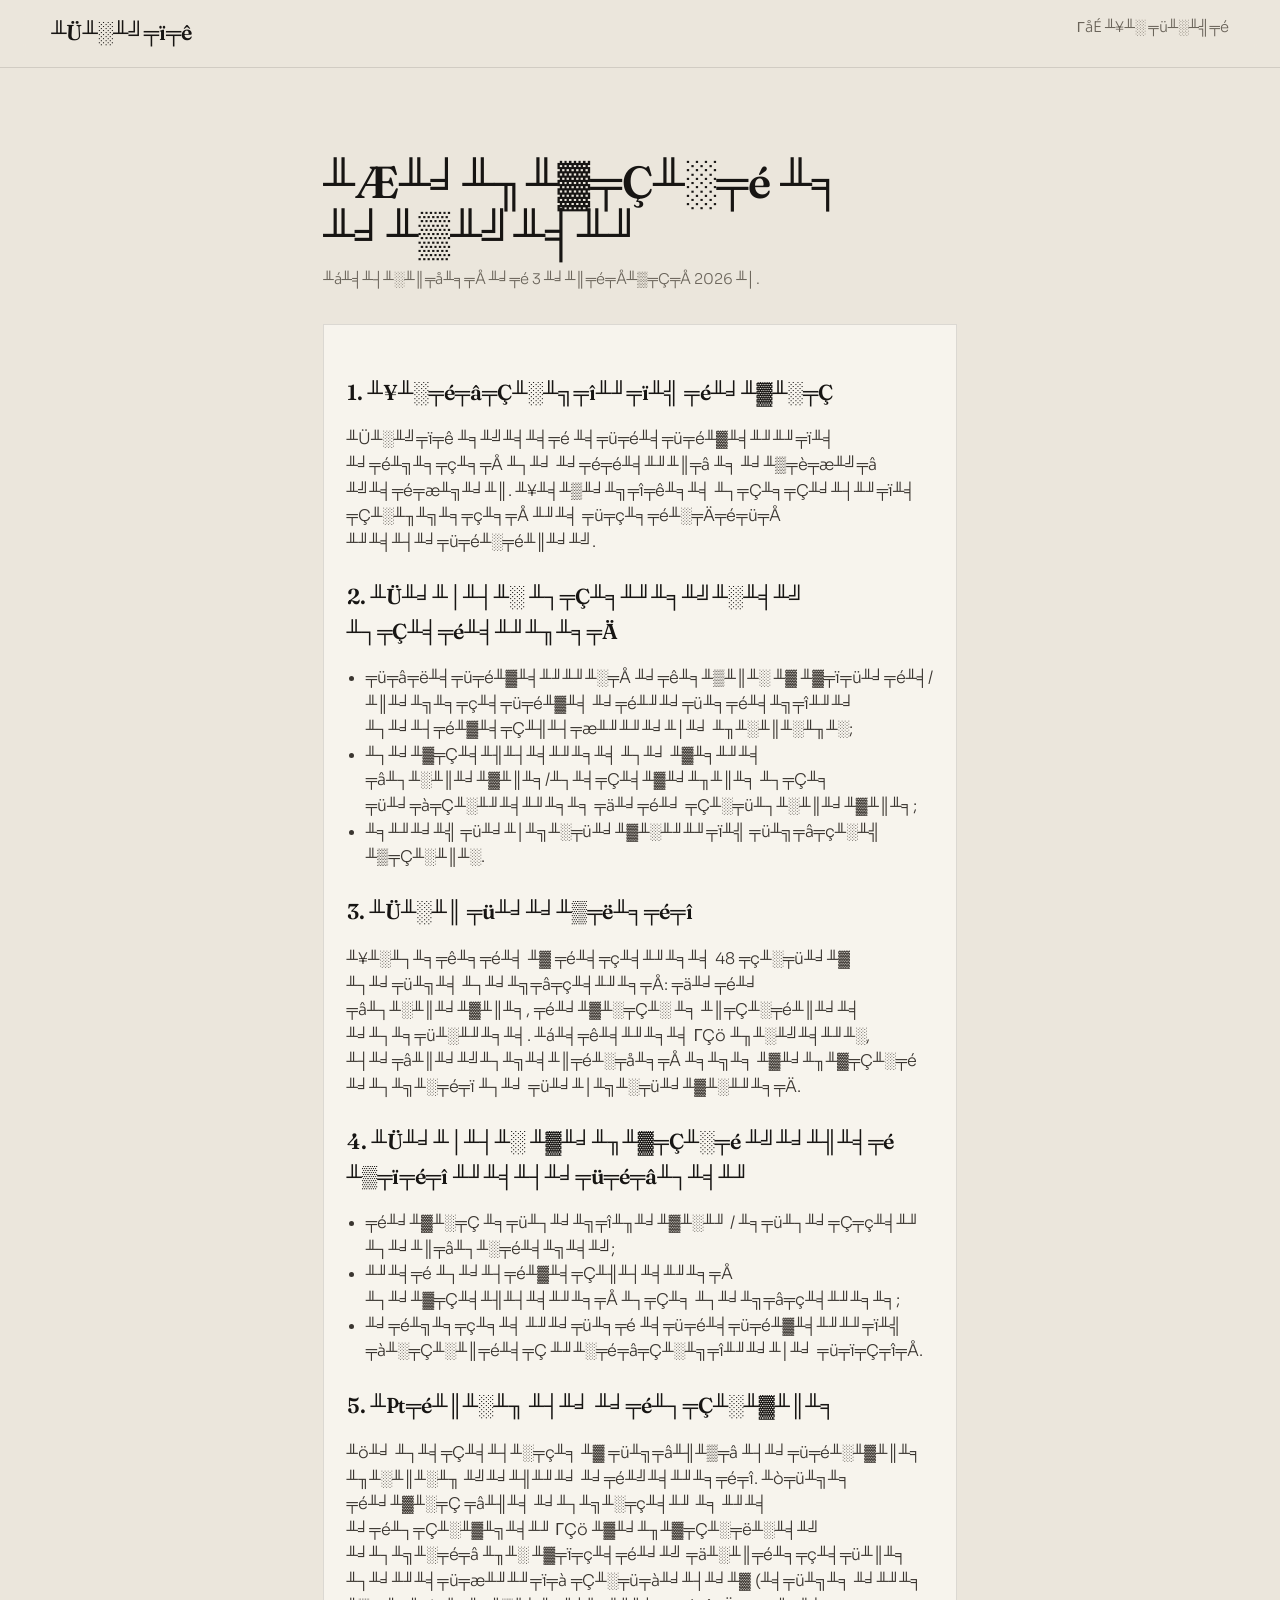
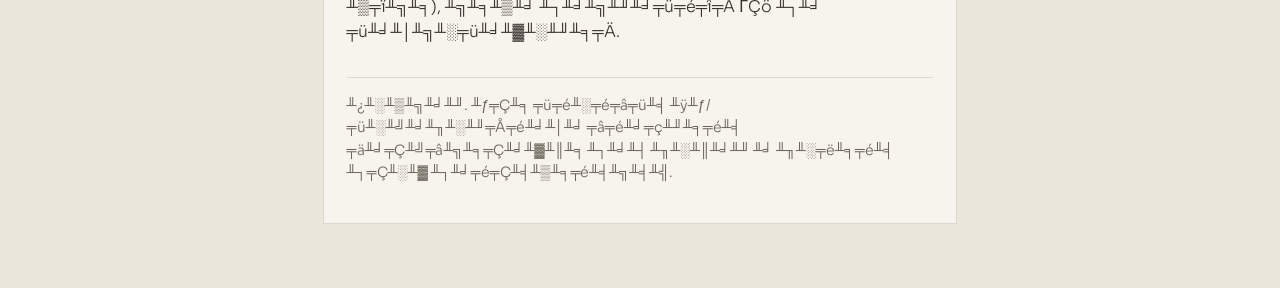
<file: docs/legal/returns.html>
﻿<!DOCTYPE html>
<html lang="ru">
<head>
  <meta charset="UTF-8" />
  <meta name="viewport" content="width=device-width, initial-scale=1" />
  <title>╨Æ╨╛╨╖╨▓╤Ç╨░╤é ╨╕ ╨╛╨▒╨╝╨╡╨╜ ΓÇö ╨Ü╨░╨╝╤ï╤ê</title>
  <link href="https://fonts.googleapis.com/css2?family=Fraunces:opsz,wght@9..144,600&family=Sora:wght@300;500;600&display=swap" rel="stylesheet" />
  <link rel="stylesheet" href="../css/legal.css" />
</head>
<body>
  <header class="top">
    <a class="logo" href="../index.html">╨Ü╨░╨╝╤ï╤ê</a>
    <a class="back" href="../index.html">ΓåÉ ╨¥╨░ ╤ü╨░╨╣╤é</a>
  </header>
  <main class="wrap">
    <h1>╨Æ╨╛╨╖╨▓╤Ç╨░╤é ╨╕ ╨╛╨▒╨╝╨╡╨╜</h1>
    <p class="meta">╨á╨╡╨┤╨░╨║╤å╨╕╤Å ╨╛╤é 3 ╨╛╨║╤é╤Å╨▒╤Ç╤Å 2026 ╨│.</p>
    <div class="card">
      <h2>1. ╨¥╨░╤é╤â╤Ç╨░╨╗╤î╨╜╤ï╨╣ ╤é╨╛╨▓╨░╤Ç</h2>
      <p>╨Ü╨░╨╝╤ï╤ê ╨╕╨╝╨╡╨╡╤é ╨╡╤ü╤é╨╡╤ü╤é╨▓╨╡╨╜╨╜╤ï╨╡ ╨╛╤é╨╗╨╕╤ç╨╕╤Å ╨┐╨╛ ╨╛╤é╤é╨╡╨╜╨║╤â ╨╕ ╨╛╨▒╤è╤æ╨╝╤â ╨╝╨╡╤é╤æ╨╗╨╛╨║. ╨¥╨╡╨▒╨╛╨╗╤î╤ê╨╕╨╡ ╨┐╤Ç╨╕╤Ç╨╛╨┤╨╜╤ï╨╡ ╤Ç╨░╨╖╨╗╨╕╤ç╨╕╤Å ╨╜╨╡ ╤ü╤ç╨╕╤é╨░╤Ä╤é╤ü╤Å ╨╜╨╡╨┤╨╛╤ü╤é╨░╤é╨║╨╛╨╝.</p>

      <h2>2. ╨Ü╨╛╨│╨┤╨░ ╨┐╤Ç╨╕╨╜╨╕╨╝╨░╨╡╨╝ ╨┐╤Ç╨╡╤é╨╡╨╜╨╖╨╕╤Ä</h2>
      <ul>
        <li>╤ü╤â╤ë╨╡╤ü╤é╨▓╨╡╨╜╨╜╨░╤Å ╨╛╤ê╨╕╨▒╨║╨░ ╨▓ ╨▓╤ï╤ü╨╛╤é╨╡/╨║╨╛╨╗╨╕╤ç╨╡╤ü╤é╨▓╨╡ ╨╛╤é╨╜╨╛╤ü╨╕╤é╨╡╨╗╤î╨╜╨╛ ╨┐╨╛╨┤╤é╨▓╨╡╤Ç╨╢╨┤╤æ╨╜╨╜╨╛╨│╨╛ ╨╖╨░╨║╨░╨╖╨░;</li>
        <li>╨┐╨╛╨▓╤Ç╨╡╨╢╨┤╨╡╨╜╨╕╨╡ ╨┐╨╛ ╨▓╨╕╨╜╨╡ ╤â╨┐╨░╨║╨╛╨▓╨║╨╕/╨┐╨╡╤Ç╨╡╨▓╨╛╨╖╨║╨╕ ╨┐╤Ç╨╕ ╤ü╨╛╤à╤Ç╨░╨╜╨╡╨╜╨╕╨╕ ╤ä╨╛╤é╨╛ ╤Ç╨░╤ü╨┐╨░╨║╨╛╨▓╨║╨╕;</li>
        <li>╨╕╨╜╨╛╨╣ ╤ü╨╛╨│╨╗╨░╤ü╨╛╨▓╨░╨╜╨╜╤ï╨╣ ╤ü╨╗╤â╤ç╨░╨╣ ╨▒╤Ç╨░╨║╨░.</li>
      </ul>

      <h2>3. ╨Ü╨░╨║ ╤ü╨╛╨╛╨▒╤ë╨╕╤é╤î</h2>
      <p>╨¥╨░╨┐╨╕╤ê╨╕╤é╨╡ ╨▓ ╤é╨╡╤ç╨╡╨╜╨╕╨╡ 48 ╤ç╨░╤ü╨╛╨▓ ╨┐╨╛╤ü╨╗╨╡ ╨┐╨╛╨╗╤â╤ç╨╡╨╜╨╕╤Å: ╤ä╨╛╤é╨╛ ╤â╨┐╨░╨║╨╛╨▓╨║╨╕, ╤é╨╛╨▓╨░╤Ç╨░ ╨╕ ╨║╤Ç╨░╤é╨║╨╛╨╡ ╨╛╨┐╨╕╤ü╨░╨╜╨╕╨╡. ╨á╨╡╤ê╨╡╨╜╨╕╨╡ ΓÇö ╨╖╨░╨╝╨╡╨╜╨░, ╨┤╨╛╤â╨║╨╛╨╝╨┐╨╗╨╡╨║╤é╨░╤å╨╕╤Å ╨╕╨╗╨╕ ╨▓╨╛╨╖╨▓╤Ç╨░╤é ╨╛╨┐╨╗╨░╤é╤ï ╨┐╨╛ ╤ü╨╛╨│╨╗╨░╤ü╨╛╨▓╨░╨╜╨╕╤Ä.</p>

      <h2>4. ╨Ü╨╛╨│╨┤╨░ ╨▓╨╛╨╖╨▓╤Ç╨░╤é ╨╝╨╛╨╢╨╡╤é ╨▒╤ï╤é╤î ╨╜╨╡╨┤╨╛╤ü╤é╤â╨┐╨╡╨╜</h2>
      <ul>
        <li>╤é╨╛╨▓╨░╤Ç ╨╕╤ü╨┐╨╛╨╗╤î╨╖╨╛╨▓╨░╨╜ / ╨╕╤ü╨┐╨╛╤Ç╤ç╨╡╨╜ ╨┐╨╛╨║╤â╨┐╨░╤é╨╡╨╗╨╡╨╝;</li>
        <li>╨╜╨╡╤é ╨┐╨╛╨┤╤é╨▓╨╡╤Ç╨╢╨┤╨╡╨╜╨╕╤Å ╨┐╨╛╨▓╤Ç╨╡╨╢╨┤╨╡╨╜╨╕╤Å ╨┐╤Ç╨╕ ╨┐╨╛╨╗╤â╤ç╨╡╨╜╨╕╨╕;</li>
        <li>╨╛╤é╨╗╨╕╤ç╨╕╨╡ ╨╜╨╛╤ü╨╕╤é ╨╡╤ü╤é╨╡╤ü╤é╨▓╨╡╨╜╨╜╤ï╨╣ ╤à╨░╤Ç╨░╨║╤é╨╡╤Ç ╨╜╨░╤é╤â╤Ç╨░╨╗╤î╨╜╨╛╨│╨╛ ╤ü╤ï╤Ç╤î╤Å.</li>
      </ul>

      <h2>5. ╨₧╤é╨║╨░╨╖ ╨┤╨╛ ╨╛╤é╨┐╤Ç╨░╨▓╨║╨╕</h2>
      <p>╨ö╨╛ ╨┐╨╡╤Ç╨╡╨┤╨░╤ç╨╕ ╨▓ ╤ü╨╗╤â╨╢╨▒╤â ╨┤╨╛╤ü╤é╨░╨▓╨║╨╕ ╨╖╨░╨║╨░╨╖ ╨╝╨╛╨╢╨╜╨╛ ╨╛╤é╨╝╨╡╨╜╨╕╤é╤î. ╨ò╤ü╨╗╨╕ ╤é╨╛╨▓╨░╤Ç ╤â╨╢╨╡ ╨╛╨┐╨╗╨░╤ç╨╡╨╜ ╨╕ ╨╜╨╡ ╨╛╤é╨┐╤Ç╨░╨▓╨╗╨╡╨╜ ΓÇö ╨▓╨╛╨╖╨▓╤Ç╨░╤ë╨░╨╡╨╝ ╨╛╨┐╨╗╨░╤é╤â ╨╖╨░ ╨▓╤ï╤ç╨╡╤é╨╛╨╝ ╤ä╨░╨║╤é╨╕╤ç╨╡╤ü╨║╨╕ ╨┐╨╛╨╜╨╡╤ü╤æ╨╜╨╜╤ï╤à ╤Ç╨░╤ü╤à╨╛╨┤╨╛╨▓ (╨╡╤ü╨╗╨╕ ╨╛╨╜╨╕ ╨▒╤ï╨╗╨╕), ╨╗╨╕╨▒╨╛ ╨┐╨╛╨╗╨╜╨╛╤ü╤é╤î╤Ä ΓÇö ╨┐╨╛ ╤ü╨╛╨│╨╗╨░╤ü╨╛╨▓╨░╨╜╨╕╤Ä.</p>

      <p class="note">╨¿╨░╨▒╨╗╨╛╨╜. ╨ƒ╤Ç╨╕ ╤ü╤é╨░╤é╤â╤ü╨╡ ╨ÿ╨ƒ/╤ü╨░╨╝╨╛╨╖╨░╨╜╤Å╤é╨╛╨│╨╛ ╤â╤é╨╛╤ç╨╜╨╕╤é╨╡ ╤ä╨╛╤Ç╨╝╤â╨╗╨╕╤Ç╨╛╨▓╨║╨╕ ╨┐╨╛╨┤ ╨╖╨░╨║╨╛╨╜ ╨╛ ╨╖╨░╤ë╨╕╤é╨╡ ╨┐╤Ç╨░╨▓ ╨┐╨╛╤é╤Ç╨╡╨▒╨╕╤é╨╡╨╗╨╡╨╣.</p>
    </div>
  </main>
</body>
</html>
</file>
<file: docs/css/styles.css>
:root {
  --bg: #ebe6dc;
  --bg-2: #e3ddd1;
  --paper: #f7f4ed;
  --ink: #171513;
  --muted: #6a645a;
  --line: rgba(23, 21, 19, 0.12);
  --accent: #2ec4b6;
  --accent-2: #1fa89c;
  --gold: #a8895a;
  --sale: #b54a3a;
  --shadow: 0 28px 70px rgba(23, 21, 19, 0.12);
  --display: "Fraunces", Georgia, serif;
  --body: "Sora", "Segoe UI", sans-serif;
}

*,
*::before,
*::after {
  box-sizing: border-box;
}

html {
  scroll-behavior: smooth;
}

body {
  margin: 0;
  color: var(--ink);
  background:
    radial-gradient(900px 500px at 10% -10%, rgba(46, 196, 182, 0.08), transparent 55%),
    radial-gradient(700px 420px at 100% 0%, rgba(168, 137, 90, 0.1), transparent 50%),
    var(--bg);
  font-family: var(--body);
  font-weight: 300;
  line-height: 1.55;
}

img {
  display: block;
  width: 100%;
  height: 100%;
  object-fit: cover;
}

a {
  color: inherit;
  text-decoration: none;
}

.top {
  position: fixed;
  inset: 0 0 auto;
  z-index: 40;
  display: flex;
  align-items: center;
  justify-content: space-between;
  gap: 1rem;
  padding: 1rem 4vw;
  background: rgba(235, 230, 220, 0.86);
  backdrop-filter: blur(14px);
  border-bottom: 1px solid var(--line);
}

.logo {
  display: inline-flex;
  align-items: center;
  gap: 0.75rem;
  font-family: var(--display);
  font-size: 1.75rem;
  font-weight: 600;
  letter-spacing: 0.02em;
}

.logo-mark {
  width: 3.4rem;
  height: 3.4rem;
  border-radius: 50%;
  object-fit: cover;
  box-shadow:
    0 0 0 1px rgba(184, 148, 74, 0.45),
    0 0 0 3px rgba(247, 244, 237, 0.9),
    0 8px 22px rgba(140, 105, 40, 0.28);
}

.nav {
  display: flex;
  gap: 1.4rem;
  color: var(--muted);
  font-size: 0.92rem;
}

.nav a:hover {
  color: var(--ink);
}

.nav-cta {
  padding: 0.55rem 0.95rem;
  background: var(--ink);
  color: var(--paper);
  font-size: 0.78rem;
  font-weight: 700;
  letter-spacing: 0.1em;
  text-transform: uppercase;
}

.hero {
  position: relative;
  min-height: 100svh;
  display: grid;
  align-items: end;
  overflow: hidden;
}

.hero-img {
  position: absolute;
  inset: 0;
  width: 100%;
  height: 100%;
  object-fit: cover;
  object-position: center 58%;
  animation: drift 22s ease-in-out infinite alternate;
  transform: scale(1.04);
}

.hero-veil {
  position: absolute;
  inset: 0;
  background:
    linear-gradient(90deg, rgba(18, 14, 10, 0.72) 0%, rgba(18, 14, 10, 0.22) 42%, rgba(18, 14, 10, 0.08) 72%),
    linear-gradient(180deg, rgba(18, 14, 10, 0.12) 0%, rgba(18, 14, 10, 0.55) 100%);
  box-shadow: inset 0 0 80px rgba(255, 248, 235, 0.08);
}

.hero-copy {
  position: relative;
  z-index: 1;
  max-width: 36rem;
  padding: 7rem 4vw 4.5rem;
  color: #f7f4ed;
  animation: rise 1s ease both;
}

.brand {
  margin: 0 0 0.55rem;
  font-family: var(--display);
  font-size: clamp(3.2rem, 9vw, 6rem);
  font-weight: 600;
  line-height: 0.9;
  letter-spacing: -0.02em;
}

.slogan {
  margin: 0 0 1rem;
  font-family: var(--display);
  font-size: clamp(1.05rem, 2.2vw, 1.35rem);
  font-style: italic;
  font-weight: 500;
  letter-spacing: 0.02em;
  color: rgba(247, 244, 237, 0.88);
}

.hero h1 {
  margin: 0;
  max-width: 14ch;
  font-family: var(--display);
  font-size: clamp(1.8rem, 4vw, 2.8rem);
  font-weight: 500;
  line-height: 1.15;
}

.lede {
  margin: 1rem 0 0;
  max-width: 34ch;
  color: rgba(244, 241, 234, 0.82);
  font-size: 1.05rem;
}

.hero-actions {
  display: flex;
  flex-wrap: wrap;
  gap: 0.7rem;
  margin-top: 1.6rem;
}

.btn {
  display: inline-flex;
  align-items: center;
  justify-content: center;
  min-height: 3rem;
  padding: 0.8rem 1.2rem;
  border: 1px solid transparent;
  font: inherit;
  font-weight: 600;
  cursor: pointer;
  transition: transform 0.2s ease, background 0.2s ease, color 0.2s ease, border-color 0.2s ease;
}

.btn:hover {
  transform: translateY(-2px);
}

.btn-dark {
  background: var(--ink);
  color: var(--paper);
}

.btn-dark:hover {
  background: #2a2622;
}

.btn-glass {
  border-color: rgba(247, 244, 237, 0.55);
  background: rgba(247, 244, 237, 0.12);
  color: #f7f4ed;
}

.btn-soft {
  background: #e7e1d4;
  border: 1px solid var(--line);
  color: var(--ink);
}

.marquee {
  overflow: hidden;
  border-top: 1px solid var(--line);
  border-bottom: 1px solid var(--line);
  background: var(--bg-2);
}

.marquee-track {
  display: flex;
  width: max-content;
  gap: 2rem;
  padding: 0.9rem 0;
  animation: slide 22s linear infinite;
  font-size: 0.85rem;
  letter-spacing: 0.18em;
  text-transform: uppercase;
  color: var(--muted);
}

.benefits {
  padding: 2.5rem 4vw 0;
}

.benefits-grid {
  display: grid;
  grid-template-columns: repeat(4, 1fr);
  gap: 1px;
  background: var(--line);
  border: 1px solid var(--line);
}

.benefits-grid article {
  padding: 1.4rem 1.2rem;
  background: var(--paper);
}

.benefits-grid h3 {
  margin: 0 0 0.45rem;
  font-family: var(--display);
  font-size: 1.25rem;
  font-weight: 600;
}

.benefits-grid p {
  margin: 0;
  color: var(--muted);
  font-size: 0.92rem;
}

.shop,
.build,
.stories,
.lookbook,
.pack,
.delivery,
.order {
  padding: 5rem 4vw;
}

.cinema {
  position: relative;
  height: 220vh;
  background: #171513;
}

.cinema-sticky {
  position: sticky;
  top: 0;
  height: 100vh;
  overflow: hidden;
}

.cinema-sticky img {
  width: 100%;
  height: 100%;
  object-fit: cover;
  transform: scale(calc(1.05 + var(--p, 0) * 0.12));
  filter: saturate(calc(0.9 + var(--p, 0) * 0.2));
}

.cinema-veil {
  position: absolute;
  inset: 0;
  background:
    linear-gradient(180deg, rgba(23, 21, 19, 0.25), rgba(23, 21, 19, 0.72)),
    radial-gradient(circle at 50% 40%, transparent 20%, rgba(23, 21, 19, 0.45) 80%);
}

.cinema-copy {
  position: absolute;
  inset: 0;
  display: grid;
  place-content: center;
  gap: 1rem;
  padding: 2rem;
  text-align: center;
}

.cinema-line {
  margin: 0;
  font-family: var(--display);
  font-size: clamp(1.5rem, 4vw, 3rem);
  font-weight: 500;
  color: #f7f4ed;
  opacity: 0;
  transform: translateY(24px);
  will-change: opacity, transform;
  text-shadow: 0 10px 40px rgba(0, 0, 0, 0.35);
}

.pack-grid,
.delivery-grid {
  display: grid;
  grid-template-columns: repeat(3, 1fr);
  gap: 1rem;
}

.delivery-grid {
  grid-template-columns: repeat(4, 1fr);
}

.pack-card,
.delivery-card {
  padding: 1.5rem 1.35rem;
  background: var(--paper);
  border: 1px solid var(--line);
  box-shadow: var(--shadow);
}

.pack-card h3,
.delivery-card h3 {
  margin: 0 0 0.55rem;
  font-family: var(--display);
  font-size: 1.35rem;
  font-weight: 600;
}

.pack-card p,
.delivery-card p {
  margin: 0;
  color: var(--muted);
}

.price-tag {
  margin: 0 0 0.55rem !important;
  color: var(--sale) !important;
  font-size: 1.4rem;
  font-weight: 700;
}

.has-motion .reveal {
  opacity: 0;
  transform: translateY(28px);
  transition: opacity 0.8s ease, transform 0.8s ease;
}

.has-motion .reveal.is-in {
  opacity: 1;
  transform: none;
}

.parallax-media,
.story-media,
.manifesto-media,
.hero-media,
.hero {
  overflow: hidden;
}

.parallax-media img,
.story-media img,
.manifesto-media img {
  will-change: transform;
}

.section-head {
  max-width: 40rem;
  margin-bottom: 2.2rem;
}

.eyebrow {
  margin: 0 0 0.55rem;
  font-size: 0.78rem;
  font-weight: 600;
  letter-spacing: 0.16em;
  text-transform: uppercase;
  color: #4f5d4c;
}

.section-head h2,
.build-form h2,
.manifesto-copy h2,
.order-panel h2 {
  margin: 0;
  font-family: var(--display);
  font-size: clamp(2.1rem, 4.4vw, 3.3rem);
  font-weight: 600;
  line-height: 1.05;
  letter-spacing: -0.02em;
}

.section-head p,
.build-note,
.manifesto-copy p,
.story-body p,
.order-panel > p {
  margin: 0.85rem 0 0;
  color: var(--muted);
}

.filters {
  display: flex;
  flex-wrap: wrap;
  gap: 0.5rem;
  margin: -0.6rem 0 1.4rem;
}

.filter-chip {
  padding: 0.55rem 0.85rem;
  border: 1px solid var(--line);
  border-radius: 999px;
  background: transparent;
  color: var(--muted);
  font: inherit;
  font-size: 0.88rem;
  cursor: pointer;
}

.filter-chip.is-active,
.filter-chip:hover {
  border-color: var(--ink);
  color: var(--ink);
  background: rgba(23, 21, 19, 0.06);
}

.grid {
  display: grid;
  grid-template-columns: repeat(3, 1fr);
  gap: 1rem;
}

.tile {
  display: grid;
  padding: 0;
  border: 1px solid var(--line);
  background: var(--paper);
  box-shadow: var(--shadow);
  text-align: left;
  font: inherit;
  color: inherit;
  cursor: pointer;
  overflow: hidden;
  transition: transform 0.25s ease, border-color 0.25s ease;
}

.tile:hover {
  transform: translateY(-5px);
  border-color: rgba(23, 21, 19, 0.28);
}

.tile-media {
  position: relative;
  aspect-ratio: 3 / 4;
  overflow: hidden;
}

.tile-media img {
  transition: transform 0.7s ease;
}

.tile:hover img {
  transform: scale(1.04);
}

.badge {
  position: absolute;
  z-index: 2;
  padding: 0.55rem 0.75rem;
  background: rgba(8, 10, 14, 0.82);
  color: #fff;
  font-size: 0.76rem;
  font-weight: 600;
  letter-spacing: 0.02em;
  backdrop-filter: blur(5px);
}

.badge-qty {
  top: 0.9rem;
  left: 0.9rem;
  border-radius: 999px;
}

.badge-size {
  top: 0.9rem;
  right: 0.9rem;
  background: rgba(247, 244, 237, 0.94);
  color: var(--ink);
}

.tile-body {
  padding: 1rem 1.05rem 1.2rem;
}

.tile-body h3 {
  margin: 0;
  font-size: 1rem;
  font-weight: 600;
}

.tile-body p {
  margin: 0.3rem 0 0.55rem;
  color: var(--muted);
  font-size: 0.9rem;
}

.tile-price {
  display: flex;
  gap: 0.55rem;
  align-items: baseline;
}

.tile-price strong {
  color: var(--sale);
  font-size: 1.15rem;
}

.tile-price s {
  color: var(--muted);
  font-size: 0.88rem;
}

.build {
  background: var(--bg-2);
}

.build-layout {
  display: grid;
  grid-template-columns: 1.05fr 0.95fr;
  gap: 0;
  border: 1px solid var(--line);
  background: var(--paper);
  box-shadow: var(--shadow);
}

.build-shot {
  position: relative;
  min-height: 36rem;
  overflow: hidden;
}

.build-form {
  display: flex;
  flex-direction: column;
  gap: 1.15rem;
  padding: 1.7rem;
}

.price-block {
  display: flex;
  justify-content: space-between;
  gap: 1rem;
  align-items: end;
}

.price {
  margin: 0;
  color: var(--sale);
  font-size: 2.3rem;
  font-weight: 600;
  line-height: 1;
}

.price-old {
  margin: 0.35rem 0 0;
  color: var(--muted);
  text-decoration: line-through;
}

.selection {
  margin: 0;
  color: var(--muted);
  text-align: right;
}

fieldset {
  margin: 0;
  padding: 0;
  border: 0;
}

legend {
  margin-bottom: 0.6rem;
  font-size: 0.78rem;
  font-weight: 600;
  letter-spacing: 0.12em;
  text-transform: uppercase;
  color: var(--muted);
}

.chips {
  display: flex;
  flex-wrap: wrap;
  gap: 0.45rem;
}

.chip {
  min-width: 4.1rem;
  padding: 0.68rem 0.85rem;
  border: 1px solid var(--line);
  border-radius: 999px;
  background: transparent;
  color: var(--ink);
  font: inherit;
  font-weight: 500;
  cursor: pointer;
}

.chip.is-active,
.chip:hover {
  border-color: var(--ink);
  background: rgba(23, 21, 19, 0.06);
}

.custom-qty-label {
  display: grid;
  gap: 0.4rem;
  margin-top: 0.9rem;
  font-size: 0.78rem;
  font-weight: 600;
  letter-spacing: 0.08em;
  text-transform: uppercase;
  color: var(--muted);
}

.custom-qty-label input {
  width: 100%;
  padding: 0.8rem 1rem;
  border: 1px solid var(--line);
  background: #fff;
  color: var(--ink);
  font: inherit;
  font-size: 1rem;
  letter-spacing: 0;
  text-transform: none;
  font-weight: 400;
}

.actions {
  display: grid;
  grid-template-columns: 1fr 1fr;
  gap: 0.6rem;
  margin-top: auto;
}

.manifesto {
  display: grid;
  grid-template-columns: 1fr 1fr;
  min-height: 34rem;
}

.manifesto-media {
  min-height: 22rem;
  overflow: hidden;
}

.manifesto-media img {
  transition: transform 1.2s ease;
}

.manifesto:hover .manifesto-media img {
  transform: scale(1.04);
}

.manifesto-copy {
  display: flex;
  flex-direction: column;
  justify-content: center;
  padding: 3.5rem 4vw;
  background: #201e1b;
  color: #f3eee4;
}

.manifesto-copy .eyebrow {
  color: var(--gold);
}

.manifesto-copy p {
  color: rgba(243, 238, 228, 0.78);
}

.stories {
  display: grid;
  gap: 1.4rem;
}

.story {
  display: grid;
  grid-template-columns: 1.05fr 0.95fr;
  background: var(--paper);
  border: 1px solid var(--line);
  box-shadow: var(--shadow);
  overflow: hidden;
}

.story-b {
  grid-template-columns: 0.95fr 1.05fr;
}

.story-media {
  min-height: 22rem;
  overflow: hidden;
}

.story-media img {
  transition: transform 0.8s ease;
}

.story:hover .story-media img {
  transform: scale(1.03);
}

.story-body {
  padding: 2rem 2.1rem;
}

.story-body h3 {
  margin: 0;
  font-family: var(--display);
  font-size: clamp(1.6rem, 2.8vw, 2.2rem);
  font-weight: 600;
  line-height: 1.15;
}

.story-body ul {
  margin: 1rem 0 0;
  padding-left: 1.1rem;
  color: var(--muted);
}

.quote {
  margin-top: 1.2rem !important;
  padding-left: 1rem;
  border-left: 2px solid #4f5d4c;
  font-family: var(--display);
  font-size: 1.25rem;
  font-style: italic;
  color: var(--ink) !important;
}

.mini-facts {
  display: grid;
  grid-template-columns: repeat(3, 1fr);
  gap: 0.8rem;
  margin-top: 1.4rem;
}

.mini-facts div {
  padding-top: 0.8rem;
  border-top: 1px solid var(--line);
}

.mini-facts strong {
  display: block;
  font-family: var(--display);
  font-size: 1.4rem;
  color: var(--ink);
}

.mini-facts span {
  color: var(--muted);
  font-size: 0.88rem;
}

.lookbook-grid {
  display: grid;
  grid-template-columns: 1.3fr 1fr 1fr;
  grid-template-rows: 18rem 16rem;
  gap: 0.8rem;
}

.lookbook-grid figure {
  position: relative;
  margin: 0;
  overflow: hidden;
  border: 1px solid var(--line);
}

.look-lg {
  grid-row: span 2;
}

.look-wide {
  grid-column: span 2;
}

.lookbook-grid figcaption {
  position: absolute;
  left: 0.9rem;
  bottom: 0.9rem;
  padding: 0.45rem 0.7rem;
  background: rgba(8, 10, 14, 0.78);
  color: #fff;
  font-size: 0.82rem;
}

.lookbook-grid img {
  transition: transform 0.8s ease;
}

.lookbook-grid figure:hover img {
  transform: scale(1.04);
}

.order {
  display: grid;
  grid-template-columns: 1.1fr 0.9fr;
  gap: 1rem;
  background: var(--bg-2);
  border-top: 1px solid var(--line);
}

.order-panel {
  padding: 0.4rem 0;
}

.order .eyebrow {
  color: #4f5d4c;
}

#order-form {
  display: grid;
  gap: 1rem;
  margin-top: 1.4rem;
}

label {
  display: grid;
  gap: 0.4rem;
  font-size: 0.78rem;
  font-weight: 600;
  letter-spacing: 0.1em;
  text-transform: uppercase;
  color: var(--muted);
}

input,
textarea {
  width: 100%;
  padding: 0.9rem 1rem;
  border: 1px solid var(--line);
  background: #fff;
  color: var(--ink);
  font: inherit;
  font-size: 1rem;
  letter-spacing: 0;
  text-transform: none;
  font-weight: 400;
}

input:focus,
textarea:focus {
  outline: 1px solid #4f5d4c;
  border-color: #4f5d4c;
}

.form-status {
  min-height: 1.2rem;
  margin: 0;
  color: #4f5d4c;
}

.order-aside {
  position: relative;
  min-height: 22rem;
  overflow: hidden;
  border: 1px solid var(--line);
}

.order-aside p {
  position: absolute;
  left: 1rem;
  right: 1rem;
  bottom: 1rem;
  margin: 0;
  padding: 0.7rem 0.9rem;
  background: rgba(8, 10, 14, 0.78);
  color: #fff;
}

.footer {
  display: flex;
  justify-content: space-between;
  gap: 1rem;
  align-items: end;
  padding: 1.8rem 4vw 2.4rem;
  background: var(--paper);
  border-top: 1px solid var(--line);
  color: var(--muted);
}

.footer .logo {
  margin: 0;
  color: var(--ink);
}

.footer-brand {
  display: flex;
  align-items: center;
  gap: 0.9rem;
}

.footer-brand .logo-mark {
  width: 3.8rem;
  height: 3.8rem;
}

.footer-slogan {
  margin: 0.35rem 0 0;
  font-family: var(--display);
  font-style: italic;
  font-size: 1.05rem;
  color: #4f5d4c;
}

.footer-right {
  display: grid;
  gap: 0.7rem;
  justify-items: end;
  text-align: right;
}

.footer-links {
  display: flex;
  flex-wrap: wrap;
  gap: 0.75rem 1.1rem;
  justify-content: flex-end;
  font-size: 0.88rem;
}

.footer-links a {
  color: var(--muted);
  text-decoration: underline;
  text-underline-offset: 0.18em;
}

.footer-links a:hover {
  color: var(--ink);
}

.consent {
  display: flex;
  align-items: flex-start;
  gap: 0.65rem;
  margin: 0.2rem 0 0.4rem;
  font-size: 0.88rem;
  letter-spacing: 0;
  text-transform: none;
  font-weight: 400;
  color: var(--muted);
}

.consent input {
  width: auto;
  margin-top: 0.2rem;
  accent-color: var(--ink);
}

.consent a {
  color: var(--ink);
  text-decoration: underline;
  text-underline-offset: 0.15em;
}

@keyframes rise {
  from {
    opacity: 0;
    transform: translateY(22px);
  }
  to {
    opacity: 1;
    transform: translateY(0);
  }
}

@keyframes drift {
  from {
    transform: scale(1.06) translateY(0);
  }
  to {
    transform: scale(1.12) translateY(-1.5%);
  }
}

@keyframes slide {
  from {
    transform: translateX(0);
  }
  to {
    transform: translateX(-50%);
  }
}

@media (max-width: 980px) {
  .nav {
    display: none;
  }

  .benefits-grid,
  .pack-grid,
  .delivery-grid,
  .grid,
  .build-layout,
  .manifesto,
  .story,
  .story-b,
  .order,
  .lookbook-grid {
    grid-template-columns: 1fr;
  }

  .benefits-grid,
  .pack-grid,
  .delivery-grid {
    grid-template-columns: 1fr 1fr;
  }

  .cinema {
    height: 180vh;
  }

  .lookbook-grid {
    grid-template-rows: none;
  }

  .look-lg,
  .look-wide {
    grid-column: auto;
    grid-row: auto;
    min-height: 18rem;
  }

  .grid {
    grid-template-columns: 1fr 1fr;
  }

  .build-shot {
    min-height: 22rem;
  }

  .mini-facts {
    grid-template-columns: 1fr;
  }
}

@media (max-width: 640px) {
  .benefits-grid,
  .pack-grid,
  .delivery-grid,
  .grid,
  .actions {
    grid-template-columns: 1fr;
  }

  .cinema-line {
    font-size: 1.35rem;
  }

  .footer {
    flex-direction: column;
    align-items: flex-start;
  }

  .footer-right {
    justify-items: start;
    text-align: left;
  }

  .footer-links {
    justify-content: flex-start;
  }
}
</file>
<file: css/legal.css>
:root {
  --bg: #ebe6dc;
  --paper: #f7f4ed;
  --ink: #171513;
  --muted: #6a645a;
  --line: rgba(23, 21, 19, 0.12);
  --display: "Fraunces", Georgia, serif;
  --body: "Sora", "Segoe UI", sans-serif;
}

* { box-sizing: border-box; }

body {
  margin: 0;
  color: var(--ink);
  background: var(--bg);
  font-family: var(--body);
  font-weight: 300;
  line-height: 1.6;
}

a { color: inherit; }

.wrap {
  max-width: 46rem;
  margin: 0 auto;
  padding: 5.5rem 4vw 4rem;
}

.top {
  position: sticky;
  top: 0;
  display: flex;
  justify-content: space-between;
  gap: 1rem;
  padding: 1rem 4vw;
  background: rgba(235, 230, 220, 0.9);
  backdrop-filter: blur(12px);
  border-bottom: 1px solid var(--line);
}

.logo {
  font-family: var(--display);
  font-size: 1.35rem;
  font-weight: 600;
  text-decoration: none;
}

.back {
  color: var(--muted);
  text-decoration: none;
  font-size: 0.92rem;
}

h1 {
  margin: 0 0 0.6rem;
  font-family: var(--display);
  font-size: clamp(2rem, 4vw, 2.8rem);
  font-weight: 600;
  line-height: 1.15;
}

.meta {
  margin: 0 0 2rem;
  color: var(--muted);
  font-size: 0.92rem;
}

.card {
  padding: 1.6rem 1.4rem;
  background: var(--paper);
  border: 1px solid var(--line);
}

h2 {
  margin: 1.6rem 0 0.55rem;
  font-family: var(--display);
  font-size: 1.35rem;
  font-weight: 600;
}

p, li { color: #3a3530; }

ul { padding-left: 1.2rem; }

.note {
  margin-top: 2rem;
  padding-top: 1rem;
  border-top: 1px solid var(--line);
  color: var(--muted);
  font-size: 0.88rem;
}
</file>
<file: docs/css/legal.css>
:root {
  --bg: #ebe6dc;
  --paper: #f7f4ed;
  --ink: #171513;
  --muted: #6a645a;
  --line: rgba(23, 21, 19, 0.12);
  --display: "Fraunces", Georgia, serif;
  --body: "Sora", "Segoe UI", sans-serif;
}

* { box-sizing: border-box; }

body {
  margin: 0;
  color: var(--ink);
  background: var(--bg);
  font-family: var(--body);
  font-weight: 300;
  line-height: 1.6;
}

a { color: inherit; }

.wrap {
  max-width: 46rem;
  margin: 0 auto;
  padding: 5.5rem 4vw 4rem;
}

.top {
  position: sticky;
  top: 0;
  display: flex;
  justify-content: space-between;
  gap: 1rem;
  padding: 1rem 4vw;
  background: rgba(235, 230, 220, 0.9);
  backdrop-filter: blur(12px);
  border-bottom: 1px solid var(--line);
}

.logo {
  font-family: var(--display);
  font-size: 1.35rem;
  font-weight: 600;
  text-decoration: none;
}

.back {
  color: var(--muted);
  text-decoration: none;
  font-size: 0.92rem;
}

h1 {
  margin: 0 0 0.6rem;
  font-family: var(--display);
  font-size: clamp(2rem, 4vw, 2.8rem);
  font-weight: 600;
  line-height: 1.15;
}

.meta {
  margin: 0 0 2rem;
  color: var(--muted);
  font-size: 0.92rem;
}

.card {
  padding: 1.6rem 1.4rem;
  background: var(--paper);
  border: 1px solid var(--line);
}

h2 {
  margin: 1.6rem 0 0.55rem;
  font-family: var(--display);
  font-size: 1.35rem;
  font-weight: 600;
}

p, li { color: #3a3530; }

ul { padding-left: 1.2rem; }

.note {
  margin-top: 2rem;
  padding-top: 1rem;
  border-top: 1px solid var(--line);
  color: var(--muted);
  font-size: 0.88rem;
}
</file>
